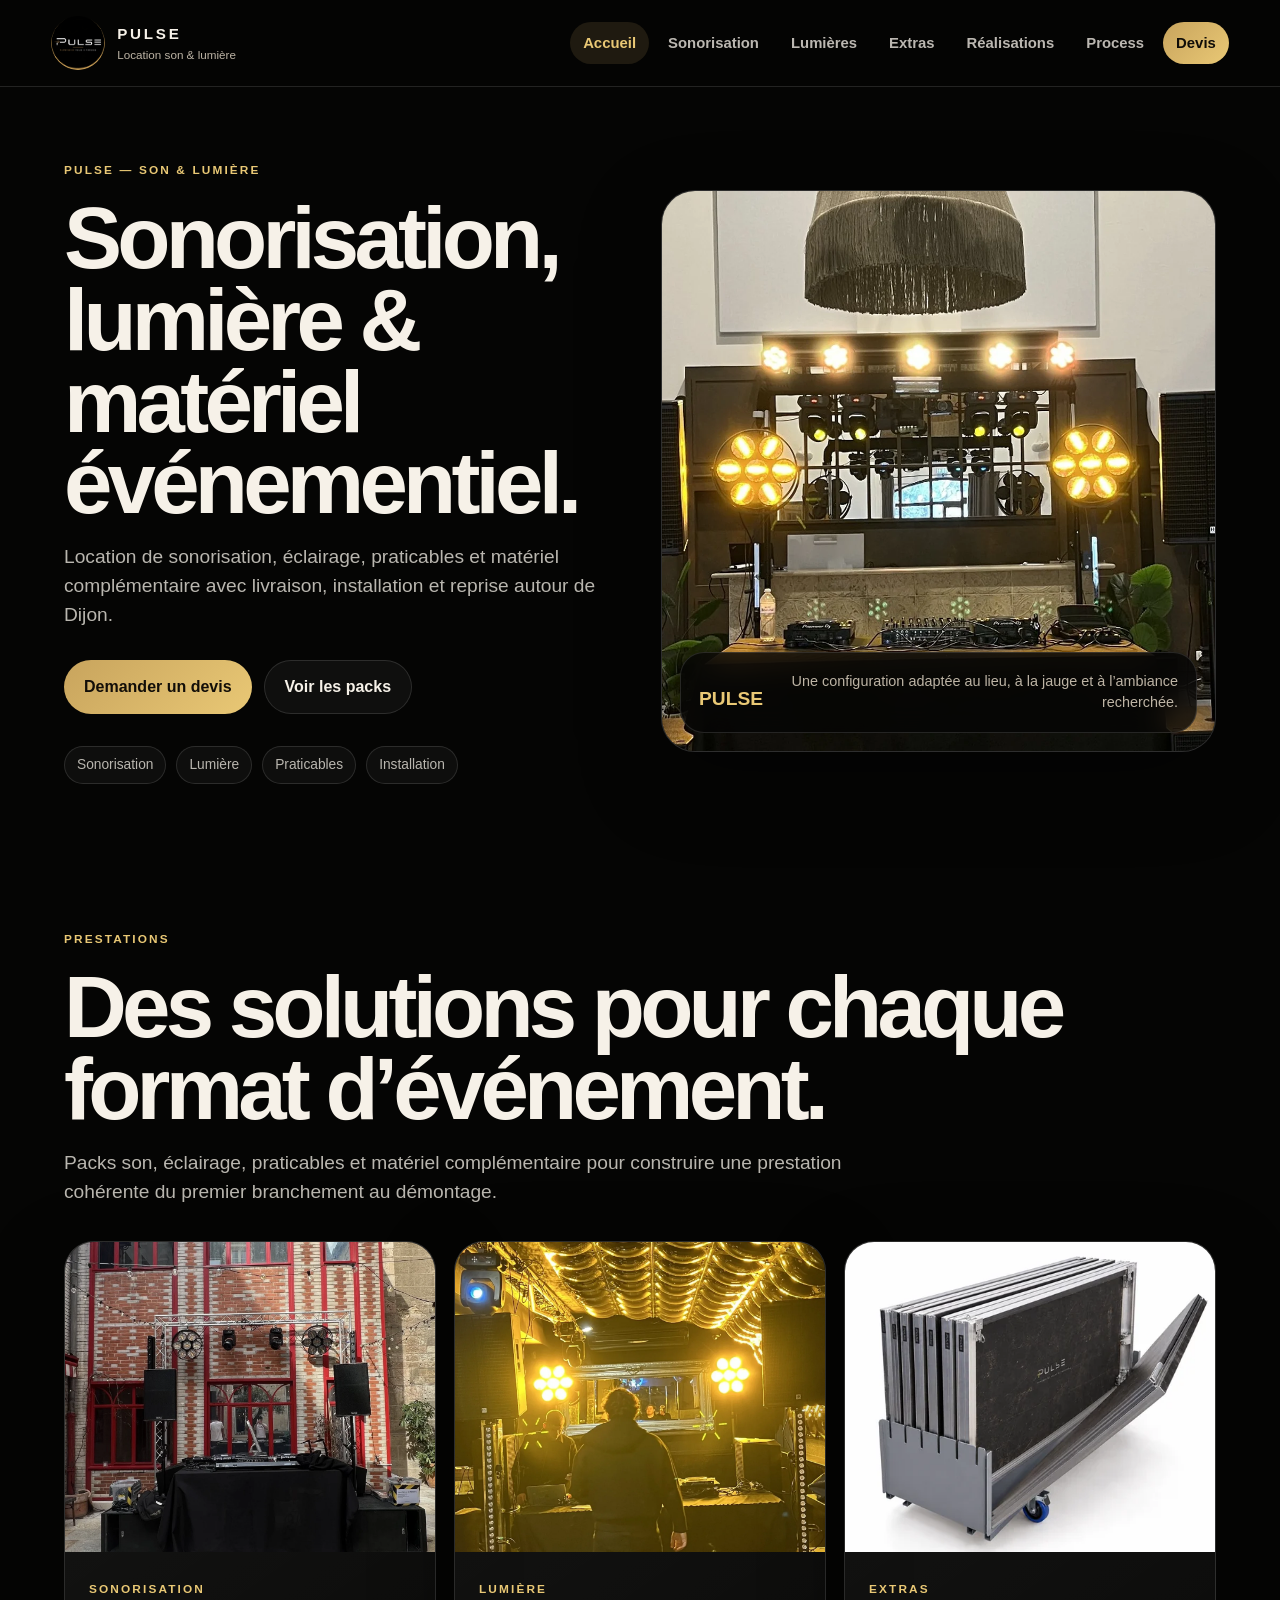
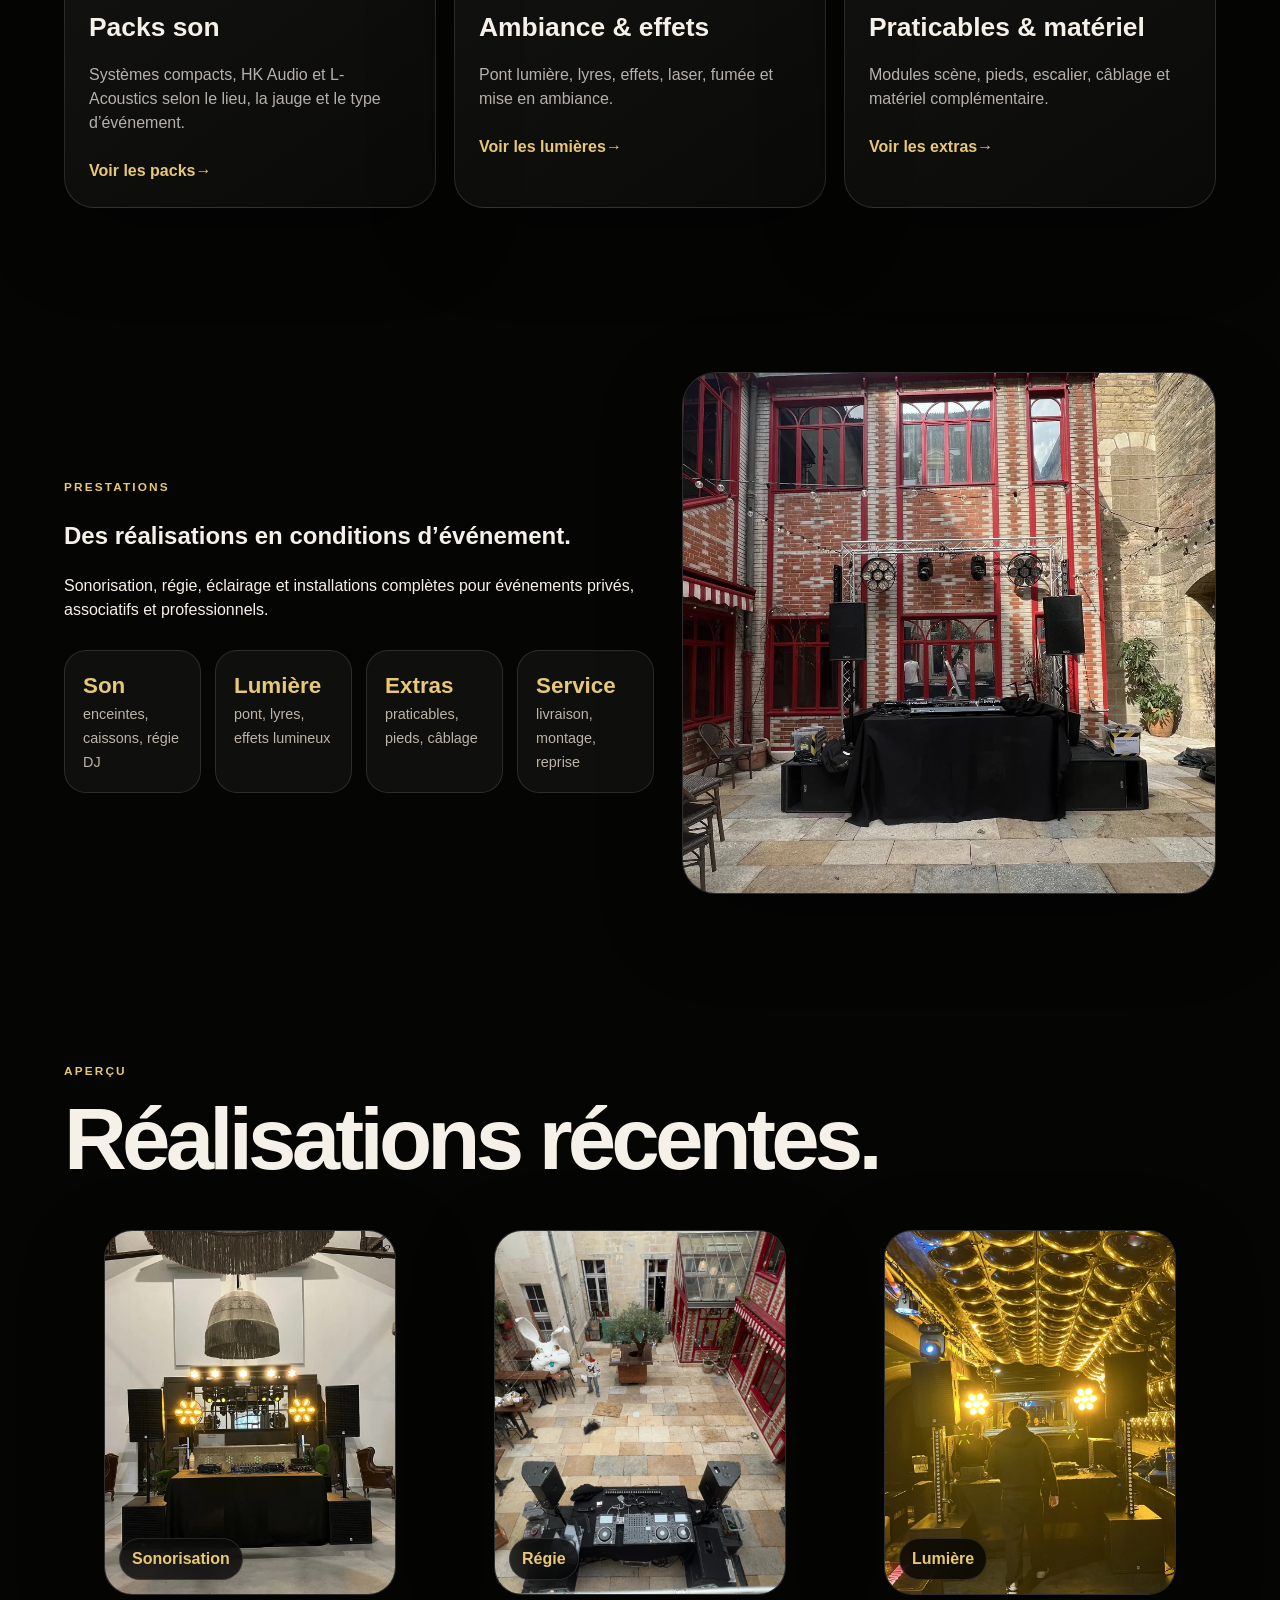
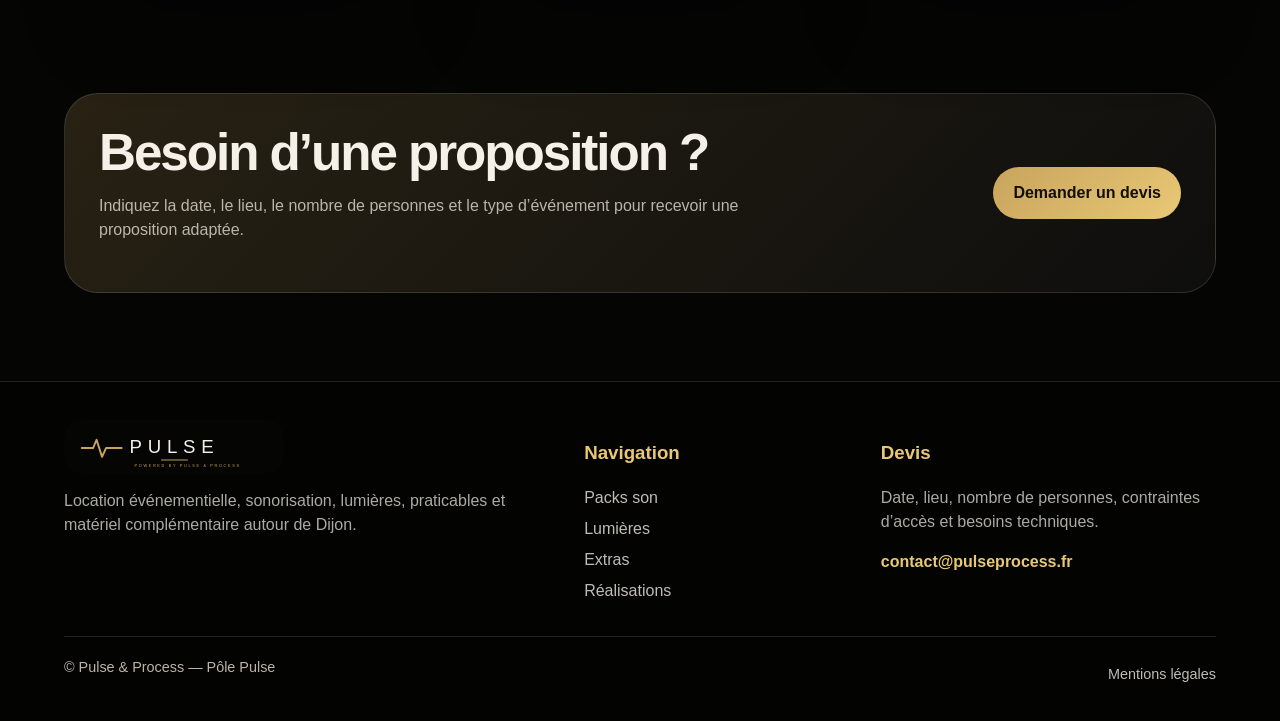
<file: index.html>
<!doctype html>
<html lang="fr"><head><meta charset="utf-8"><meta name="viewport" content="width=device-width, initial-scale=1"><title>Pulse — Location son, lumière et praticables à Dijon</title><meta name="description" content="Location de sonorisation, lumières, praticables et matériel événementiel autour de Dijon."><link rel="icon" href="favicon.png"><link rel="stylesheet" href="styles.css"></head><body><header class="site-header"><a class="brand" href="index.html"><img src="pulse-logo-circle.png" alt="Logo Pulse"><span><strong>PULSE</strong><small>Location son & lumière</small></span></a><button class="menu-btn" type="button" aria-label="Menu" data-menu-button><span></span><span></span></button><nav class="main-nav" data-menu><a class="active" href="index.html">Accueil</a><a class="" href="sonorisation.html">Sonorisation</a><a class="" href="lumieres.html">Lumières</a><a class="" href="extras.html">Extras</a><a class="" href="realisations.html">Réalisations</a><a class="" href="process.html">Process</a><a class="" href="contact.html">Devis</a></nav></header>
<main><section class="hero"><div class="hero-copy reveal"><span class="eyebrow">Pulse — son & lumière</span><h1>Sonorisation, lumière & matériel événementiel.</h1><p>Location de sonorisation, éclairage, praticables et matériel complémentaire avec livraison, installation et reprise autour de Dijon.</p><div class="hero-actions"><a class="btn primary" href="contact.html">Demander un devis</a><a class="btn ghost" href="sonorisation.html">Voir les packs</a></div><div class="trust"><span>Sonorisation</span><span>Lumière</span><span>Praticables</span><span>Installation</span></div></div><div class="hero-media reveal delay"><img src="hero-real.webp" alt="Installation Pulse en salle"><div class="hero-badge"><strong>PULSE</strong><span>Une configuration adaptée au lieu, à la jauge et à l’ambiance recherchée.</span></div></div></section>
<section class="section"><div class="section-title reveal"><span class="eyebrow">Prestations</span><h2>Des solutions pour chaque format d’événement.</h2><p>Packs son, éclairage, praticables et matériel complémentaire pour construire une prestation cohérente du premier branchement au démontage.</p></div><div class="cards-3"><article class="service-card reveal"><img src="hero-cour.webp" alt="Sonorisation"><div><span class="tag">Sonorisation</span><h3>Packs son</h3><p>Systèmes compacts, HK Audio et L-Acoustics selon le lieu, la jauge et le type d’événement.</p><a class="text-link" href="sonorisation.html">Voir les packs</a></div></article><article class="service-card reveal"><img src="hero-light.webp" alt="Lumières"><div><span class="tag">Lumière</span><h3>Ambiance & effets</h3><p>Pont lumière, lyres, effets, laser, fumée et mise en ambiance.</p><a class="text-link" href="lumieres.html">Voir les lumières</a></div></article><article class="service-card reveal"><img src="praticables.webp" alt="Praticables"><div><span class="tag">Extras</span><h3>Praticables & matériel</h3><p>Modules scène, pieds, escalier, câblage et matériel complémentaire.</p><a class="text-link" href="extras.html">Voir les extras</a></div></article></div></section>
<section class="section split"><div class="reveal"><span class="eyebrow">Prestations</span><h2>Des réalisations en conditions d’événement.</h2><p>Sonorisation, régie, éclairage et installations complètes pour événements privés, associatifs et professionnels.</p><div class="kpis"><div><strong>Son</strong><span>enceintes, caissons, régie DJ</span></div><div><strong>Lumière</strong><span>pont, lyres, effets lumineux</span></div><div><strong>Extras</strong><span>praticables, pieds, câblage</span></div><div><strong>Service</strong><span>livraison, montage, reprise</span></div></div></div><div class="split-media reveal delay"><img src="real-cour-front.webp" alt="Installation événementielle"></div></section>
<section class="section"><div class="section-title reveal"><span class="eyebrow">Aperçu</span><h2>Réalisations récentes.</h2></div><div class="gallery-grid"><figure class="gallery-card reveal"><img src="real-clos-front.webp" alt="Sonorisation"><figcaption>Sonorisation</figcaption></figure><figure class="gallery-card reveal"><img src="real-cour-regie.webp" alt="Régie"><figcaption>Régie</figcaption></figure><figure class="gallery-card reveal"><img src="real-club-gold.webp" alt="Lumière"><figcaption>Lumière</figcaption></figure></div></section><section class="cta-band reveal"><div><h2>Besoin d’une proposition ?</h2><p>Indiquez la date, le lieu, le nombre de personnes et le type d’événement pour recevoir une proposition adaptée.</p></div><a class="btn primary" href="contact.html">Demander un devis</a></section></main><footer class="site-footer"><div class="footer-grid"><div><img src="pulse-wordmark.svg" class="footer-logo" alt="PULSE"><p>Location événementielle, sonorisation, lumières, praticables et matériel complémentaire autour de Dijon.</p></div><div><h3>Navigation</h3><a href="sonorisation.html">Packs son</a><a href="lumieres.html">Lumières</a><a href="extras.html">Extras</a><a href="realisations.html">Réalisations</a></div><div><h3>Devis</h3><p>Date, lieu, nombre de personnes, contraintes d’accès et besoins techniques.</p><a class="footer-mail" href="mailto:contact@pulseprocess.fr">contact@pulseprocess.fr</a></div></div><div class="footer-bottom"><span>© Pulse & Process — Pôle Pulse</span><a href="mentions-legales.html">Mentions légales</a></div></footer><script src="script.js"></script></body></html>
</file>
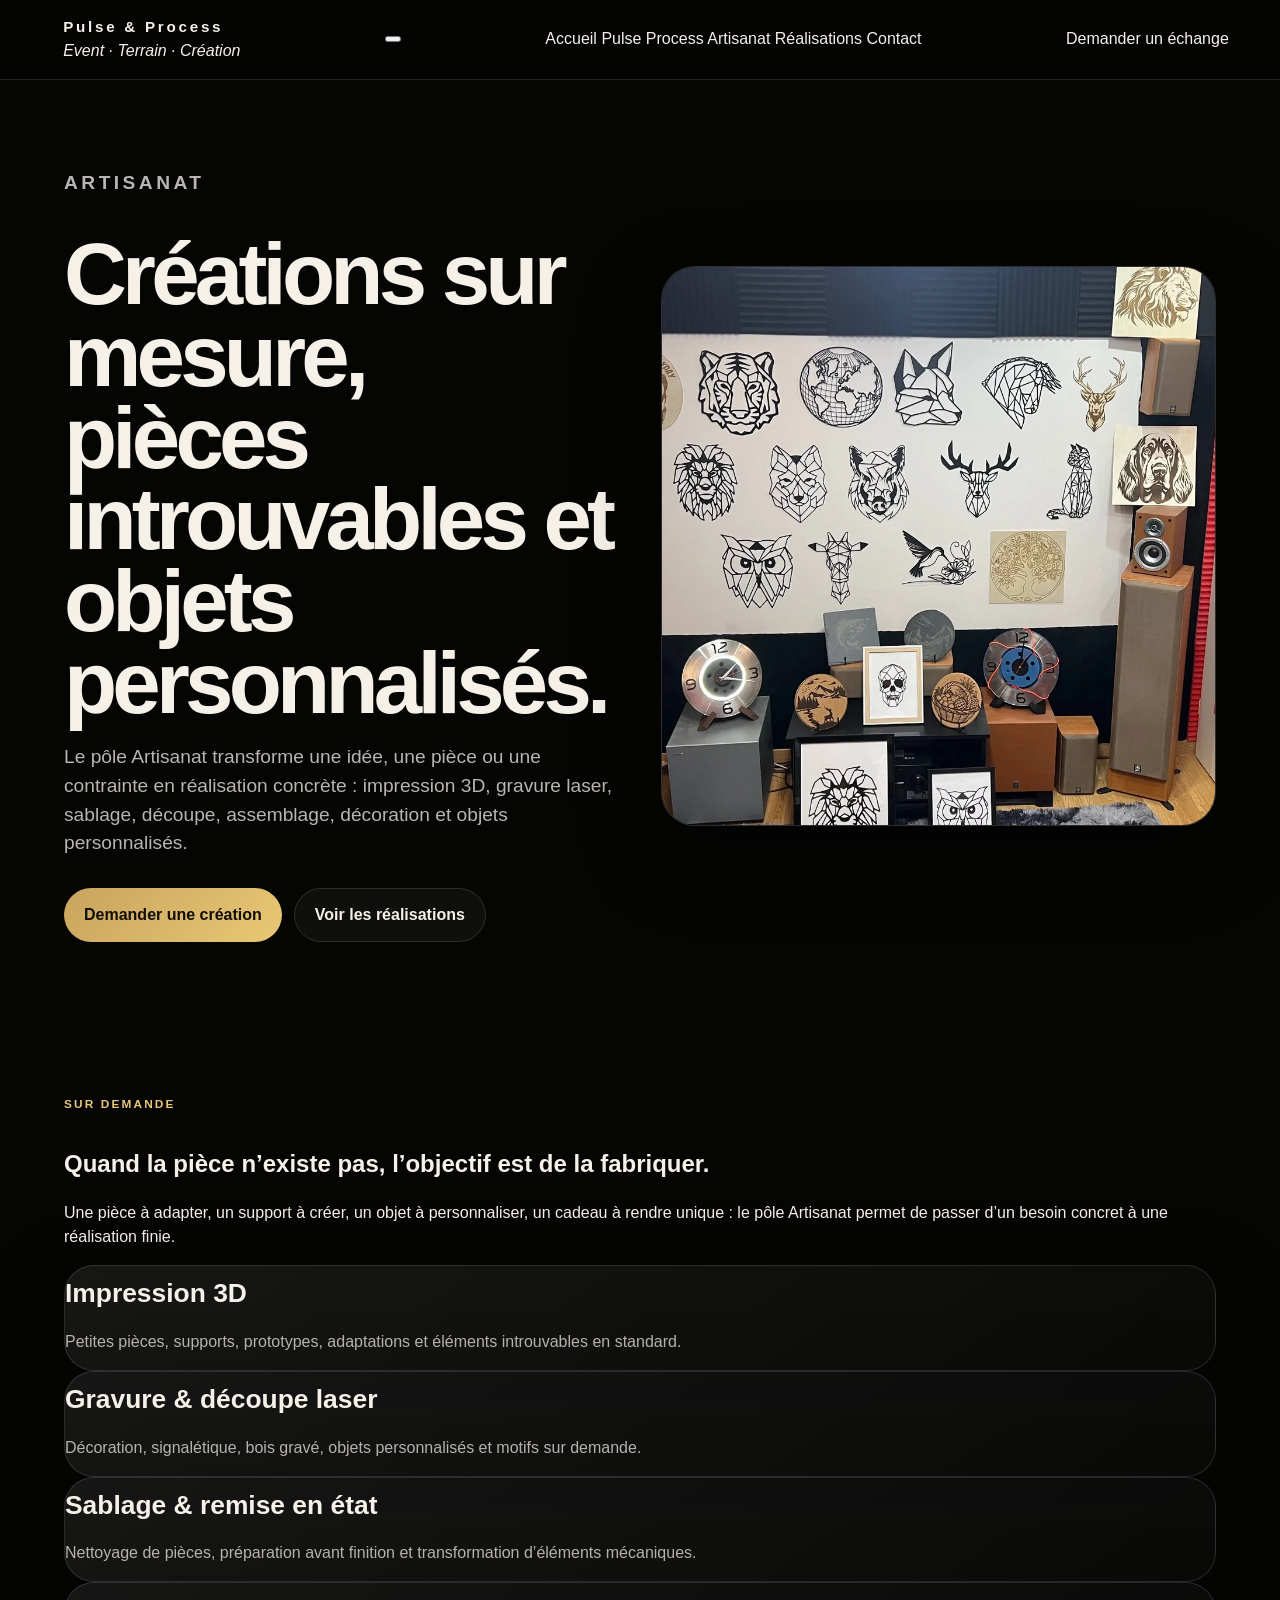
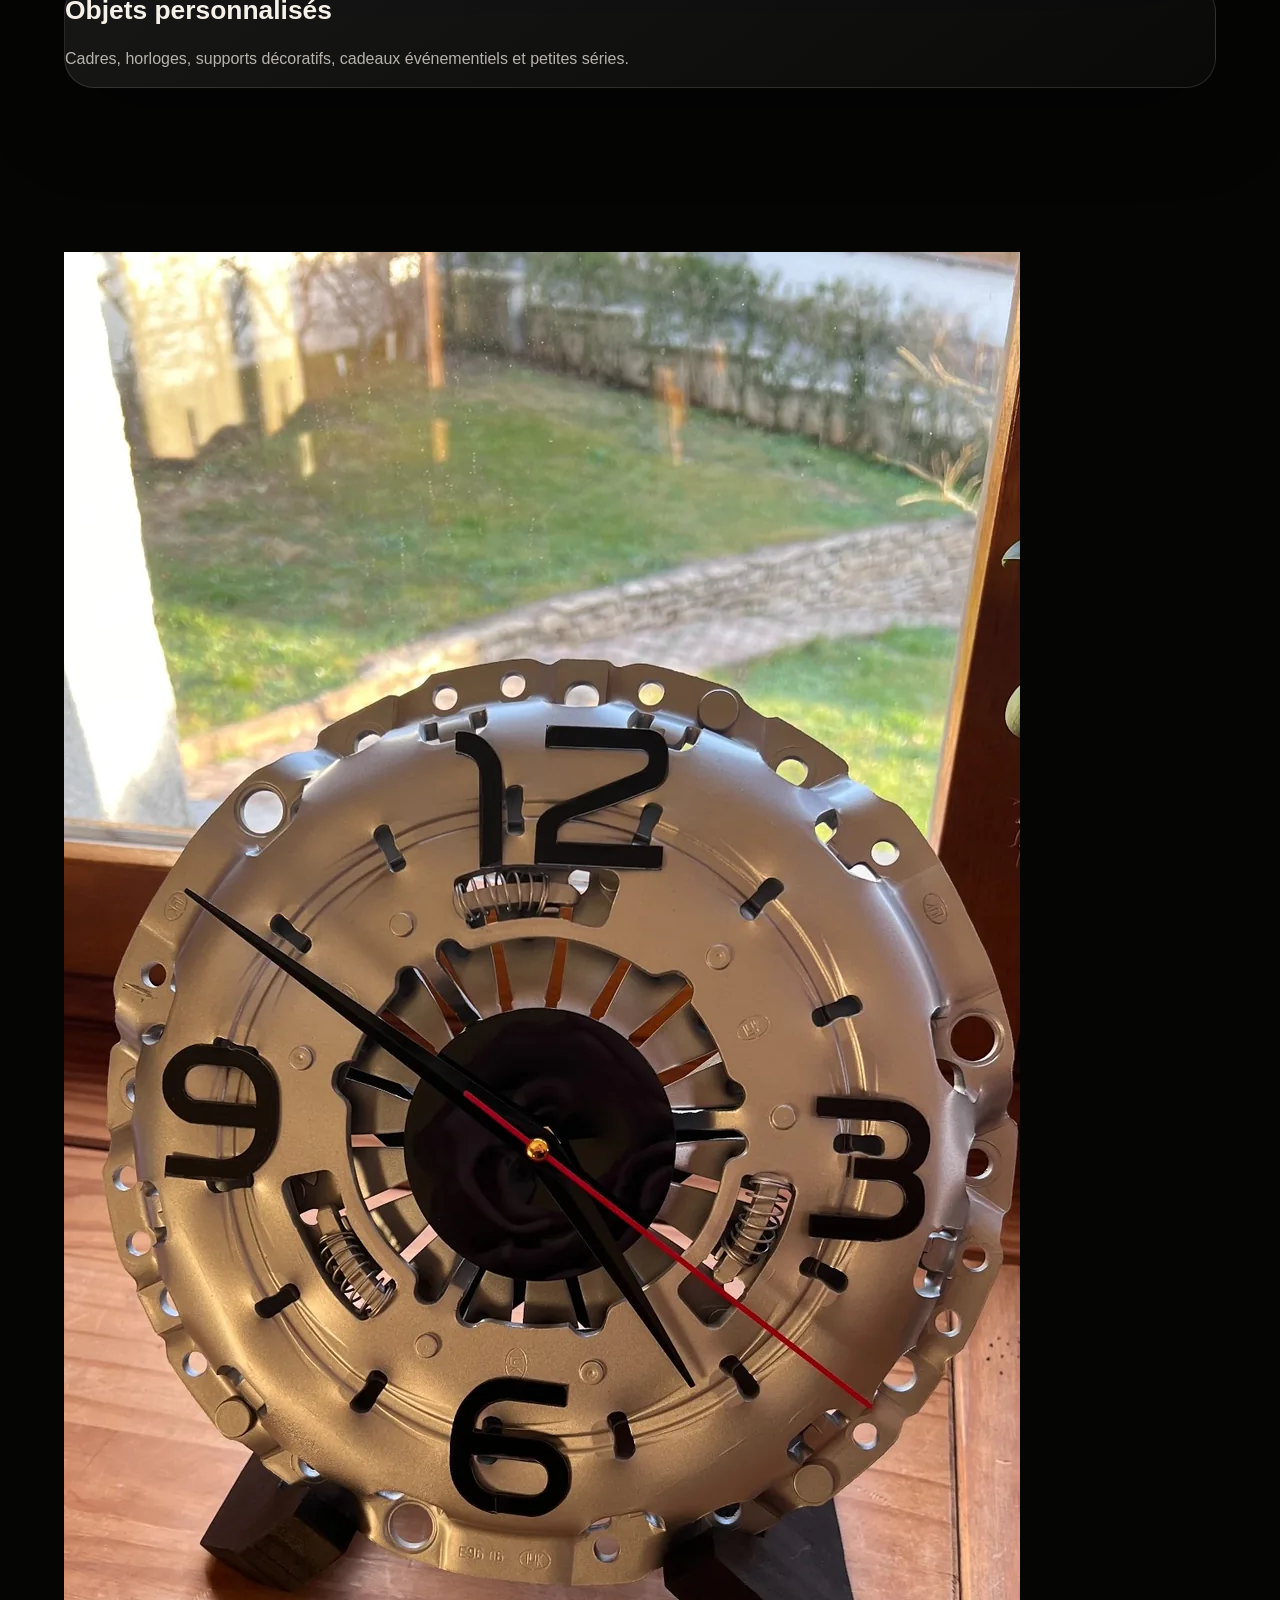
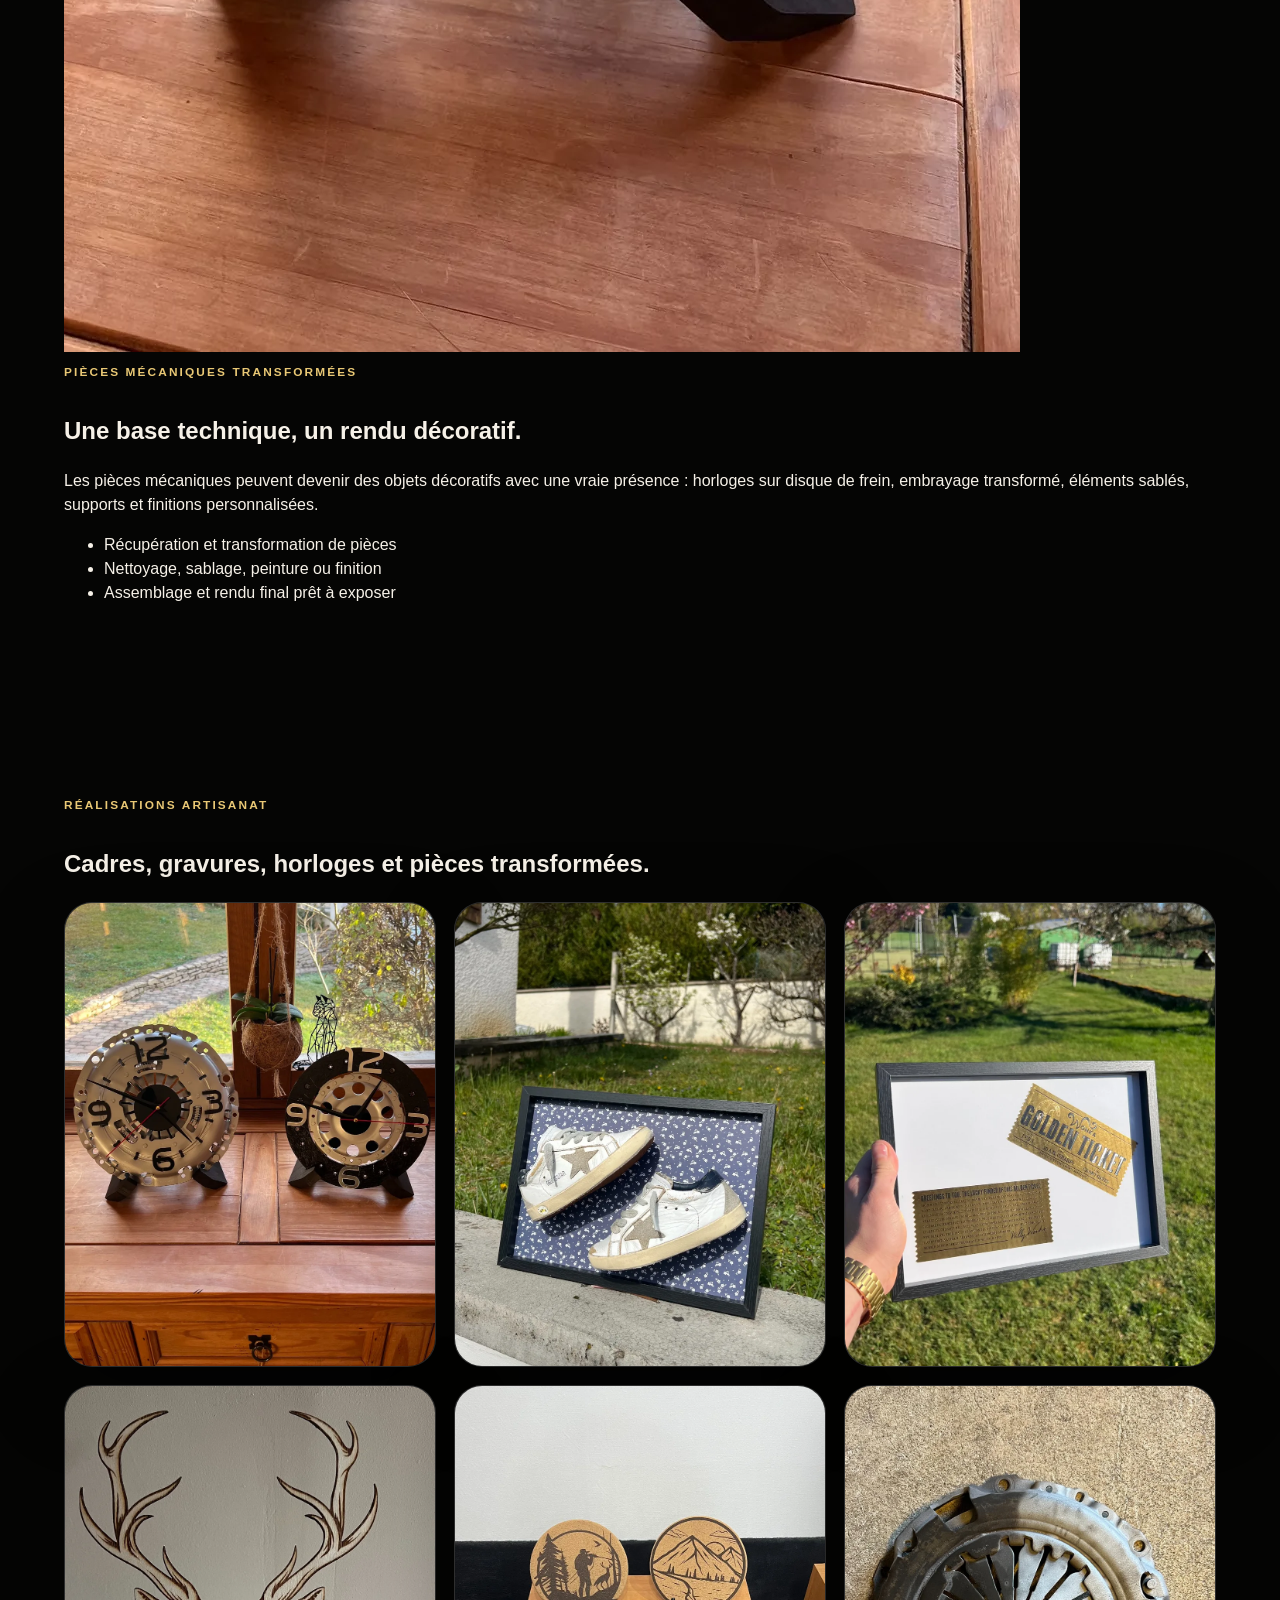
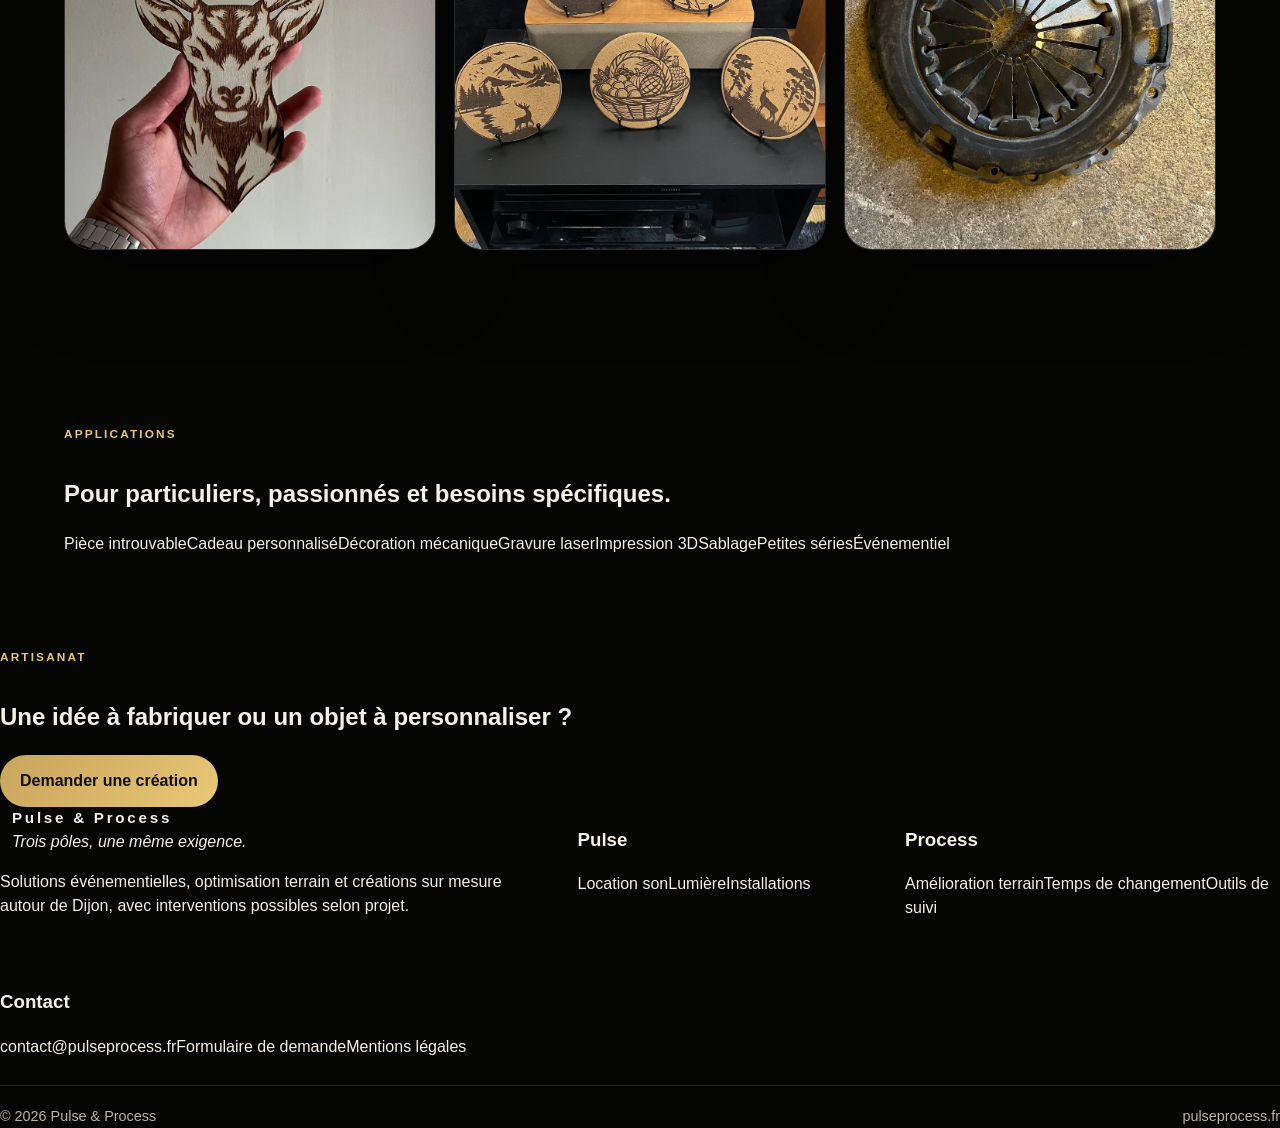
<file: artisanat.html>
<!doctype html>
<html lang="fr">
<head>
  <meta charset="utf-8">
  <meta name="viewport" content="width=device-width, initial-scale=1">
  <title>Artisanat — Créations sur mesure, impression 3D, gravure laser et horloges</title>
  <meta name="description" content="Le pôle Artisanat de Pulse & Process réalise des créations sur mesure, cadres personnalisés, horloges mécaniques, gravure laser, impression 3D et pièces introuvables.">
  <meta property="og:title" content="Artisanat — Créations sur mesure, impression 3D, gravure laser et horloges">
  <meta property="og:description" content="Le pôle Artisanat de Pulse & Process réalise des créations sur mesure, cadres personnalisés, horloges mécaniques, gravure laser, impression 3D et pièces introuvables.">
  <meta property="og:type" content="website">
  <meta property="og:url" content="https://pulseprocess.fr">
  <meta name="theme-color" content="#05070b">
  <link rel="preload" href="styles.css" as="style">
  <link rel="stylesheet" href="styles.css">
</head>
<body>
  <header class="site-header" data-header>
  <a class="brand" href="index.html" aria-label="Retour à l’accueil Pulse & Process"><span class="brand-mark" aria-hidden="true"><svg viewBox="0 0 52 52" xmlns="http://www.w3.org/2000/svg"><rect x="2" y="2" width="48" height="48" rx="15" fill="currentColor" opacity=".12"/><path d="M12 31h7l3-12 5 24 4-17h9" fill="none" stroke="currentColor" stroke-width="3" stroke-linecap="round" stroke-linejoin="round"/><path d="M14 15h10c7 0 11 4 11 10s-4 10-11 10h-6" fill="none" stroke="currentColor" stroke-width="4" stroke-linecap="round"/></svg></span><span><strong>Pulse &amp; Process</strong><em>Event · Terrain · Création</em></span></a>
  <button class="menu-toggle" type="button" aria-label="Ouvrir le menu" data-menu-toggle><span></span><span></span></button>
  <nav class="site-nav" data-nav><a class="nav-link " href="index.html">Accueil</a>
<a class="nav-link " href="pulse.html">Pulse</a>
<a class="nav-link " href="process.html">Process</a>
<a class="nav-link is-active" href="artisanat.html">Artisanat</a>
<a class="nav-link " href="realisations.html">Réalisations</a>
<a class="nav-link " href="contact.html">Contact</a></nav>
  <a class="header-cta" href="contact.html">Demander un échange</a>
</header>
  <main>
  
<section class="page-hero craft-theme">
  <div class="page-hero-text reveal"><p class="eyebrow">Artisanat</p><h1>Créations sur mesure, pièces introuvables et objets personnalisés.</h1><p>Le pôle Artisanat transforme une idée, une pièce ou une contrainte en réalisation concrète : impression 3D, gravure laser, sablage, découpe, assemblage, décoration et objets personnalisés.</p><div class="hero-actions"><a class="btn primary" href="contact.html">Demander une création</a><a class="btn ghost" href="#galerie-artisanat">Voir les réalisations</a></div></div>
  <div class="page-hero-media reveal delay-1"><img src="craft-hero.webp" alt="Mur de créations artisanales, horloges, gravures et décorations" loading="eager"></div>
</section>

<section class="section split-section">
  <div class="split-copy reveal"><p class="eyebrow">Sur demande</p><h2>Quand la pièce n’existe pas, l’objectif est de la fabriquer.</h2><p>Une pièce à adapter, un support à créer, un objet à personnaliser, un cadeau à rendre unique : le pôle Artisanat permet de passer d’un besoin concret à une réalisation finie.</p></div>
  <div class="service-grid reveal delay-1">
    <div class="service-card"><h3>Impression 3D</h3><p>Petites pièces, supports, prototypes, adaptations et éléments introuvables en standard.</p></div>
    <div class="service-card"><h3>Gravure & découpe laser</h3><p>Décoration, signalétique, bois gravé, objets personnalisés et motifs sur demande.</p></div>
    <div class="service-card"><h3>Sablage & remise en état</h3><p>Nettoyage de pièces, préparation avant finition et transformation d’éléments mécaniques.</p></div>
    <div class="service-card"><h3>Objets personnalisés</h3><p>Cadres, horloges, supports décoratifs, cadeaux événementiels et petites séries.</p></div>
  </div>
</section>

<section class="section media-feature">
  <div class="feature-video reveal"><video src="craft-disc-loop.mp4" autoplay muted loop playsinline poster="craft-clock-disc-blue.webp"></video></div>
  <div class="feature-copy reveal delay-1"><p class="eyebrow">Pièces mécaniques transformées</p><h2>Une base technique, un rendu décoratif.</h2><p>Les pièces mécaniques peuvent devenir des objets décoratifs avec une vraie présence : horloges sur disque de frein, embrayage transformé, éléments sablés, supports et finitions personnalisées.</p><ul class="check-list"><li>Récupération et transformation de pièces</li><li>Nettoyage, sablage, peinture ou finition</li><li>Assemblage et rendu final prêt à exposer</li></ul></div>
</section>

<section class="section" id="galerie-artisanat">
  <div class="section-heading reveal"><p class="eyebrow">Réalisations Artisanat</p><h2>Cadres, gravures, horloges et pièces transformées.</h2></div>
  <div class="gallery-grid craft-gallery">
    <article class="gallery-card large reveal"><img src="craft-clock-clutch-gold.webp" alt="Horloge réalisée à partir d’un mécanisme d’embrayage"><div><span>Horloge mécanique</span><h3>Embrayage transformé en objet décoratif</h3></div></article>
    <article class="gallery-card reveal"><img src="craft-cadre-golden-goose.webp" alt="Cadre personnalisé avec une paire de sneakers"><div><span>Cadre personnalisé</span><h3>Sneakers mises en valeur</h3></div></article>
    <article class="gallery-card reveal"><img src="craft-golden-ticket.webp" alt="Ticket doré encadré"><div><span>Cadeau</span><h3>Ticket d’or encadré</h3></div></article>
    <article class="gallery-card reveal"><img src="craft-laser-deer.webp" alt="Cerf découpé et gravé au laser"><div><span>Laser</span><h3>Découpe et gravure bois</h3></div></article>
    <article class="gallery-card reveal"><img src="craft-coasters.webp" alt="Dessous de plat gravés"><div><span>Gravure</span><h3>Dessous de plat décoratifs</h3></div></article>
    <article class="gallery-card reveal"><img src="craft-sablage-before-after.webp" alt="Comparaison avant après nettoyage par sablage"><div><span>Sablage</span><h3>Avant / après nettoyage de pièce</h3></div></article>
  </div>
</section>

<section class="section dark-band"><div class="band-grid reveal"><div><p class="eyebrow">Applications</p><h2>Pour particuliers, passionnés et besoins spécifiques.</h2></div><div class="chips"><span>Pièce introuvable</span><span>Cadeau personnalisé</span><span>Décoration mécanique</span><span>Gravure laser</span><span>Impression 3D</span><span>Sablage</span><span>Petites séries</span><span>Événementiel</span></div></div></section>

<section class="cta-section reveal"><p class="eyebrow">Artisanat</p><h2>Une idée à fabriquer ou un objet à personnaliser ?</h2><a class="btn primary" href="contact.html">Demander une création</a></section>

  </main>
  <footer class="footer">
  <div class="footer-grid">
    <div><a class="brand footer-brand" href="index.html"><span class="brand-mark" aria-hidden="true"><svg viewBox="0 0 52 52" xmlns="http://www.w3.org/2000/svg"><rect x="2" y="2" width="48" height="48" rx="15" fill="currentColor" opacity=".12"/><path d="M12 31h7l3-12 5 24 4-17h9" fill="none" stroke="currentColor" stroke-width="3" stroke-linecap="round" stroke-linejoin="round"/><path d="M14 15h10c7 0 11 4 11 10s-4 10-11 10h-6" fill="none" stroke="currentColor" stroke-width="4" stroke-linecap="round"/></svg></span><span><strong>Pulse &amp; Process</strong><em>Trois pôles, une même exigence.</em></span></a><p>Solutions événementielles, optimisation terrain et créations sur mesure autour de Dijon, avec interventions possibles selon projet.</p></div>
    <div><h3>Pulse</h3><a href="pulse.html#location">Location son</a><a href="pulse.html#lumiere">Lumière</a><a href="pulse.html#installations">Installations</a></div>
    <div><h3>Process</h3><a href="process.html#terrain">Amélioration terrain</a><a href="process.html#changements">Temps de changement</a><a href="process.html#outils">Outils de suivi</a></div>
    <div><h3>Contact</h3><a href="mailto:contact@pulseprocess.fr">contact@pulseprocess.fr</a><a href="contact.html">Formulaire de demande</a><a href="mentions-legales.html">Mentions légales</a></div>
  </div>
  <div class="footer-bottom"><span>© 2026 Pulse &amp; Process</span><span>pulseprocess.fr</span></div>
</footer>
  <script src="script.js" defer></script>
</body>
</html>
</file>
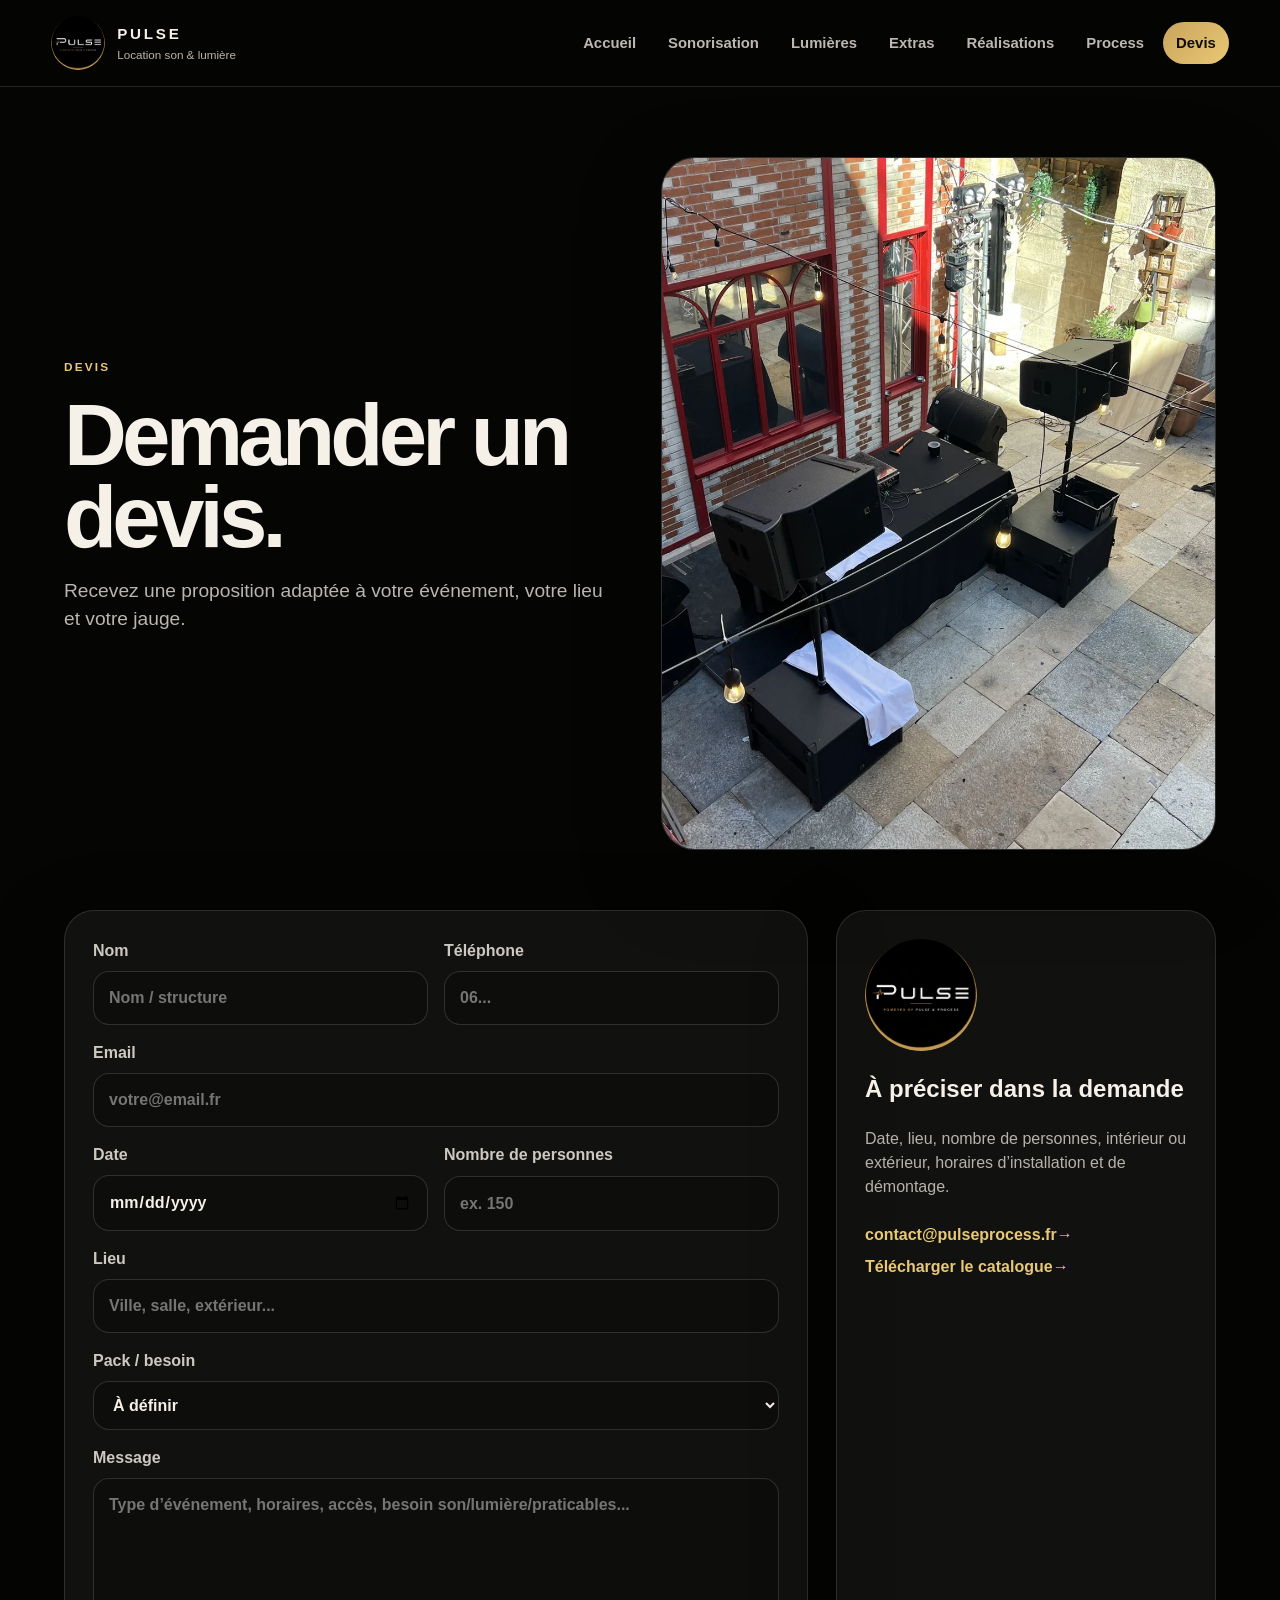
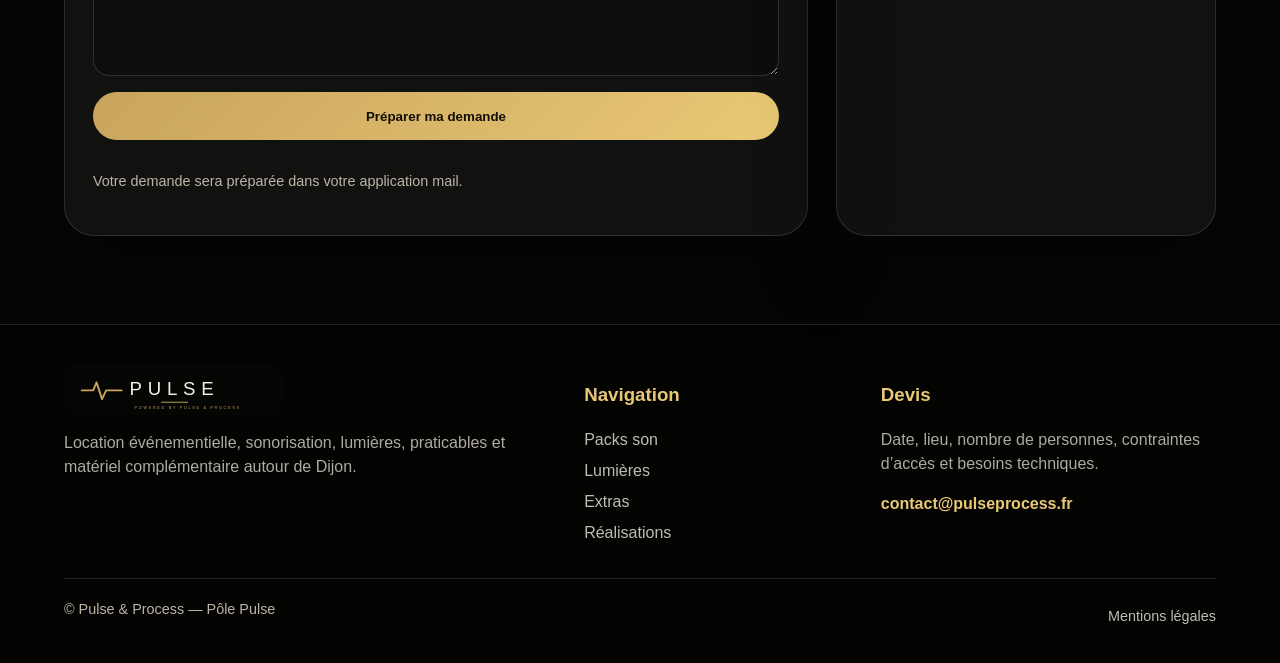
<file: contact.html>
<!doctype html>
<html lang="fr"><head><meta charset="utf-8"><meta name="viewport" content="width=device-width, initial-scale=1"><title>Demande de devis — Pulse</title><meta name="description" content="Demande de devis pour location de sonorisation, lumières, praticables et matériel événementiel."><link rel="icon" href="favicon.png"><link rel="stylesheet" href="styles.css"></head><body><header class="site-header"><a class="brand" href="index.html"><img src="pulse-logo-circle.png" alt="Logo Pulse"><span><strong>PULSE</strong><small>Location son & lumière</small></span></a><button class="menu-btn" type="button" aria-label="Menu" data-menu-button><span></span><span></span></button><nav class="main-nav" data-menu><a class="" href="index.html">Accueil</a><a class="" href="sonorisation.html">Sonorisation</a><a class="" href="lumieres.html">Lumières</a><a class="" href="extras.html">Extras</a><a class="" href="realisations.html">Réalisations</a><a class="" href="process.html">Process</a><a class="active" href="contact.html">Devis</a></nav></header><main><section class="page-hero"><div class="reveal"><span class="eyebrow">Devis</span><h1>Demander un devis.</h1><p>Recevez une proposition adaptée à votre événement, votre lieu et votre jauge.</p></div><img src="real-cour-angle.webp" alt="Installation Pulse"></section><section class="contact-layout"><form class="contact-form" data-quote-form><div class="form-row"><label>Nom<input name="nom" required placeholder="Nom / structure"></label><label>Téléphone<input name="tel" placeholder="06..."></label></div><label>Email<input name="email" type="email" required placeholder="votre@email.fr"></label><div class="form-row"><label>Date<input name="date" type="date"></label><label>Nombre de personnes<input name="personnes" placeholder="ex. 150"></label></div><label>Lieu<input name="lieu" placeholder="Ville, salle, extérieur..."></label><label>Pack / besoin<select name="pack"><option value="">À définir</option><option>SONAR</option><option>LINEAR 5</option><option>2 SB18 + 2 A15</option><option>3 SB18 + 4 A15</option><option>Lumières</option><option>Praticables</option><option>Installation complète</option></select></label><label>Message<textarea name="message" rows="7" placeholder="Type d’événement, horaires, accès, besoin son/lumière/praticables..."></textarea></label><button class="btn primary" type="submit">Préparer ma demande</button><p class="small">Votre demande sera préparée dans votre application mail.</p></form><aside class="contact-box"><img src="pulse-logo-circle.png" alt="Logo Pulse"><h2>À préciser dans la demande</h2><p>Date, lieu, nombre de personnes, intérieur ou extérieur, horaires d’installation et de démontage.</p><a class="text-link" href="mailto:contact@pulseprocess.fr">contact@pulseprocess.fr</a><a class="text-link" href="catalogue-pulse-2027.pdf" download>Télécharger le catalogue</a></aside></section></main><footer class="site-footer"><div class="footer-grid"><div><img src="pulse-wordmark.svg" class="footer-logo" alt="PULSE"><p>Location événementielle, sonorisation, lumières, praticables et matériel complémentaire autour de Dijon.</p></div><div><h3>Navigation</h3><a href="sonorisation.html">Packs son</a><a href="lumieres.html">Lumières</a><a href="extras.html">Extras</a><a href="realisations.html">Réalisations</a></div><div><h3>Devis</h3><p>Date, lieu, nombre de personnes, contraintes d’accès et besoins techniques.</p><a class="footer-mail" href="mailto:contact@pulseprocess.fr">contact@pulseprocess.fr</a></div></div><div class="footer-bottom"><span>© Pulse & Process — Pôle Pulse</span><a href="mentions-legales.html">Mentions légales</a></div></footer><script src="script.js"></script></body></html>
</file>
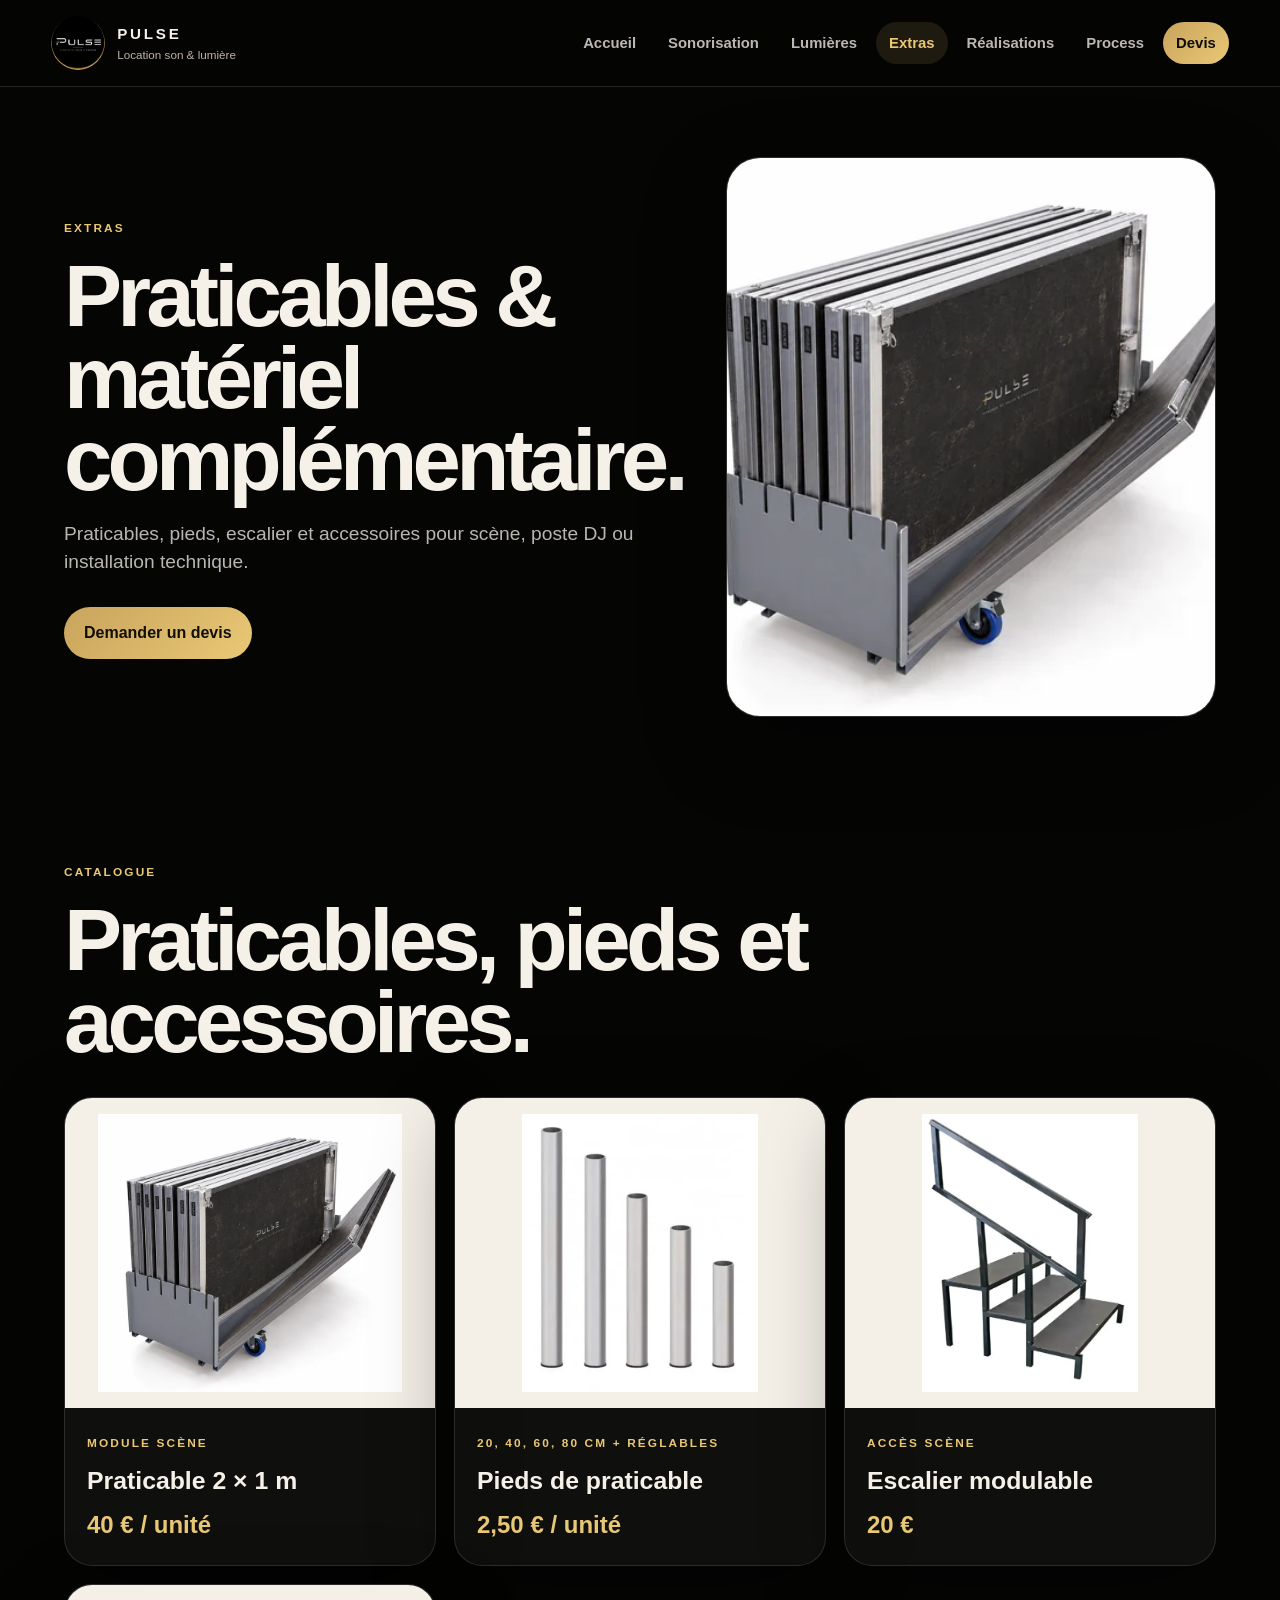
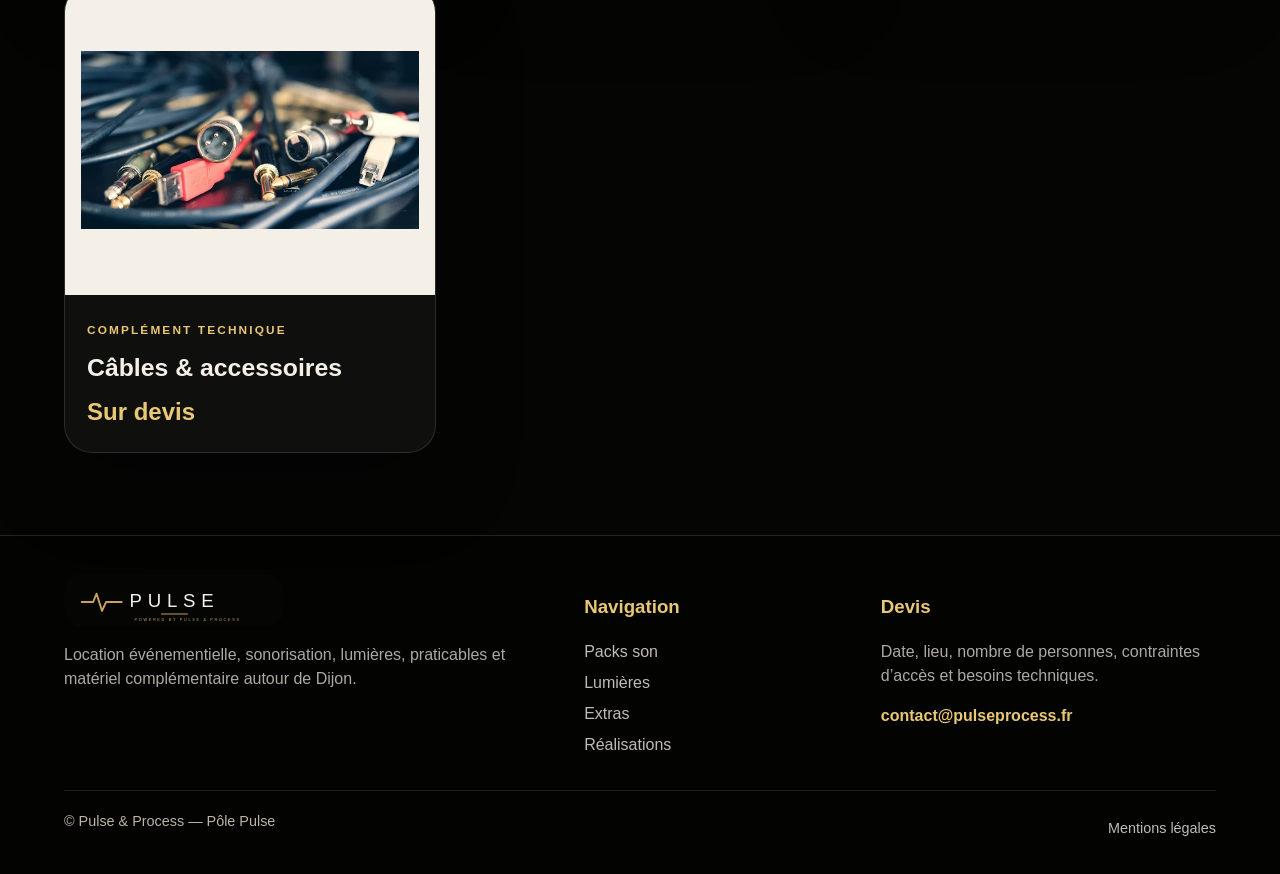
<file: extras.html>
<!doctype html>
<html lang="fr"><head><meta charset="utf-8"><meta name="viewport" content="width=device-width, initial-scale=1"><title>Extras — Pulse</title><meta name="description" content="Praticables, pieds, escalier et matériel complémentaire pour événements."><link rel="icon" href="favicon.png"><link rel="stylesheet" href="styles.css"></head><body><header class="site-header"><a class="brand" href="index.html"><img src="pulse-logo-circle.png" alt="Logo Pulse"><span><strong>PULSE</strong><small>Location son & lumière</small></span></a><button class="menu-btn" type="button" aria-label="Menu" data-menu-button><span></span><span></span></button><nav class="main-nav" data-menu><a class="" href="index.html">Accueil</a><a class="" href="sonorisation.html">Sonorisation</a><a class="" href="lumieres.html">Lumières</a><a class="active" href="extras.html">Extras</a><a class="" href="realisations.html">Réalisations</a><a class="" href="process.html">Process</a><a class="" href="contact.html">Devis</a></nav></header><main><section class="page-hero"><div class="reveal"><span class="eyebrow">Extras</span><h1>Praticables & matériel complémentaire.</h1><p>Praticables, pieds, escalier et accessoires pour scène, poste DJ ou installation technique.</p><div class="hero-actions"><a class="btn primary" href="contact.html">Demander un devis</a></div></div><img src="praticables.webp" alt="Praticables"></section><section class="section"><div class="section-title"><span class="eyebrow">Catalogue</span><h2>Praticables, pieds et accessoires.</h2></div><div class="mini-grid"><article class="mini-card reveal"><div class="mini-img"><img src="praticable.webp" alt="Praticable 2 × 1 m"></div><div><span class="tag">Module scène</span><h3>Praticable 2 × 1 m</h3><p class="mini-price">40 € / unité</p></div></article><article class="mini-card reveal"><div class="mini-img"><img src="pieds.webp" alt="Pieds de praticable"></div><div><span class="tag">20, 40, 60, 80 cm + réglables</span><h3>Pieds de praticable</h3><p class="mini-price">2,50 € / unité</p></div></article><article class="mini-card reveal"><div class="mini-img"><img src="escalier.webp" alt="Escalier modulable"></div><div><span class="tag">Accès scène</span><h3>Escalier modulable</h3><p class="mini-price">20 €</p></div></article><article class="mini-card reveal"><div class="mini-img"><img src="cable_materiel.webp" alt="Câbles & accessoires"></div><div><span class="tag">Complément technique</span><h3>Câbles & accessoires</h3><p class="mini-price">Sur devis</p></div></article></div></section></main><footer class="site-footer"><div class="footer-grid"><div><img src="pulse-wordmark.svg" class="footer-logo" alt="PULSE"><p>Location événementielle, sonorisation, lumières, praticables et matériel complémentaire autour de Dijon.</p></div><div><h3>Navigation</h3><a href="sonorisation.html">Packs son</a><a href="lumieres.html">Lumières</a><a href="extras.html">Extras</a><a href="realisations.html">Réalisations</a></div><div><h3>Devis</h3><p>Date, lieu, nombre de personnes, contraintes d’accès et besoins techniques.</p><a class="footer-mail" href="mailto:contact@pulseprocess.fr">contact@pulseprocess.fr</a></div></div><div class="footer-bottom"><span>© Pulse & Process — Pôle Pulse</span><a href="mentions-legales.html">Mentions légales</a></div></footer><script src="script.js"></script></body></html>
</file>
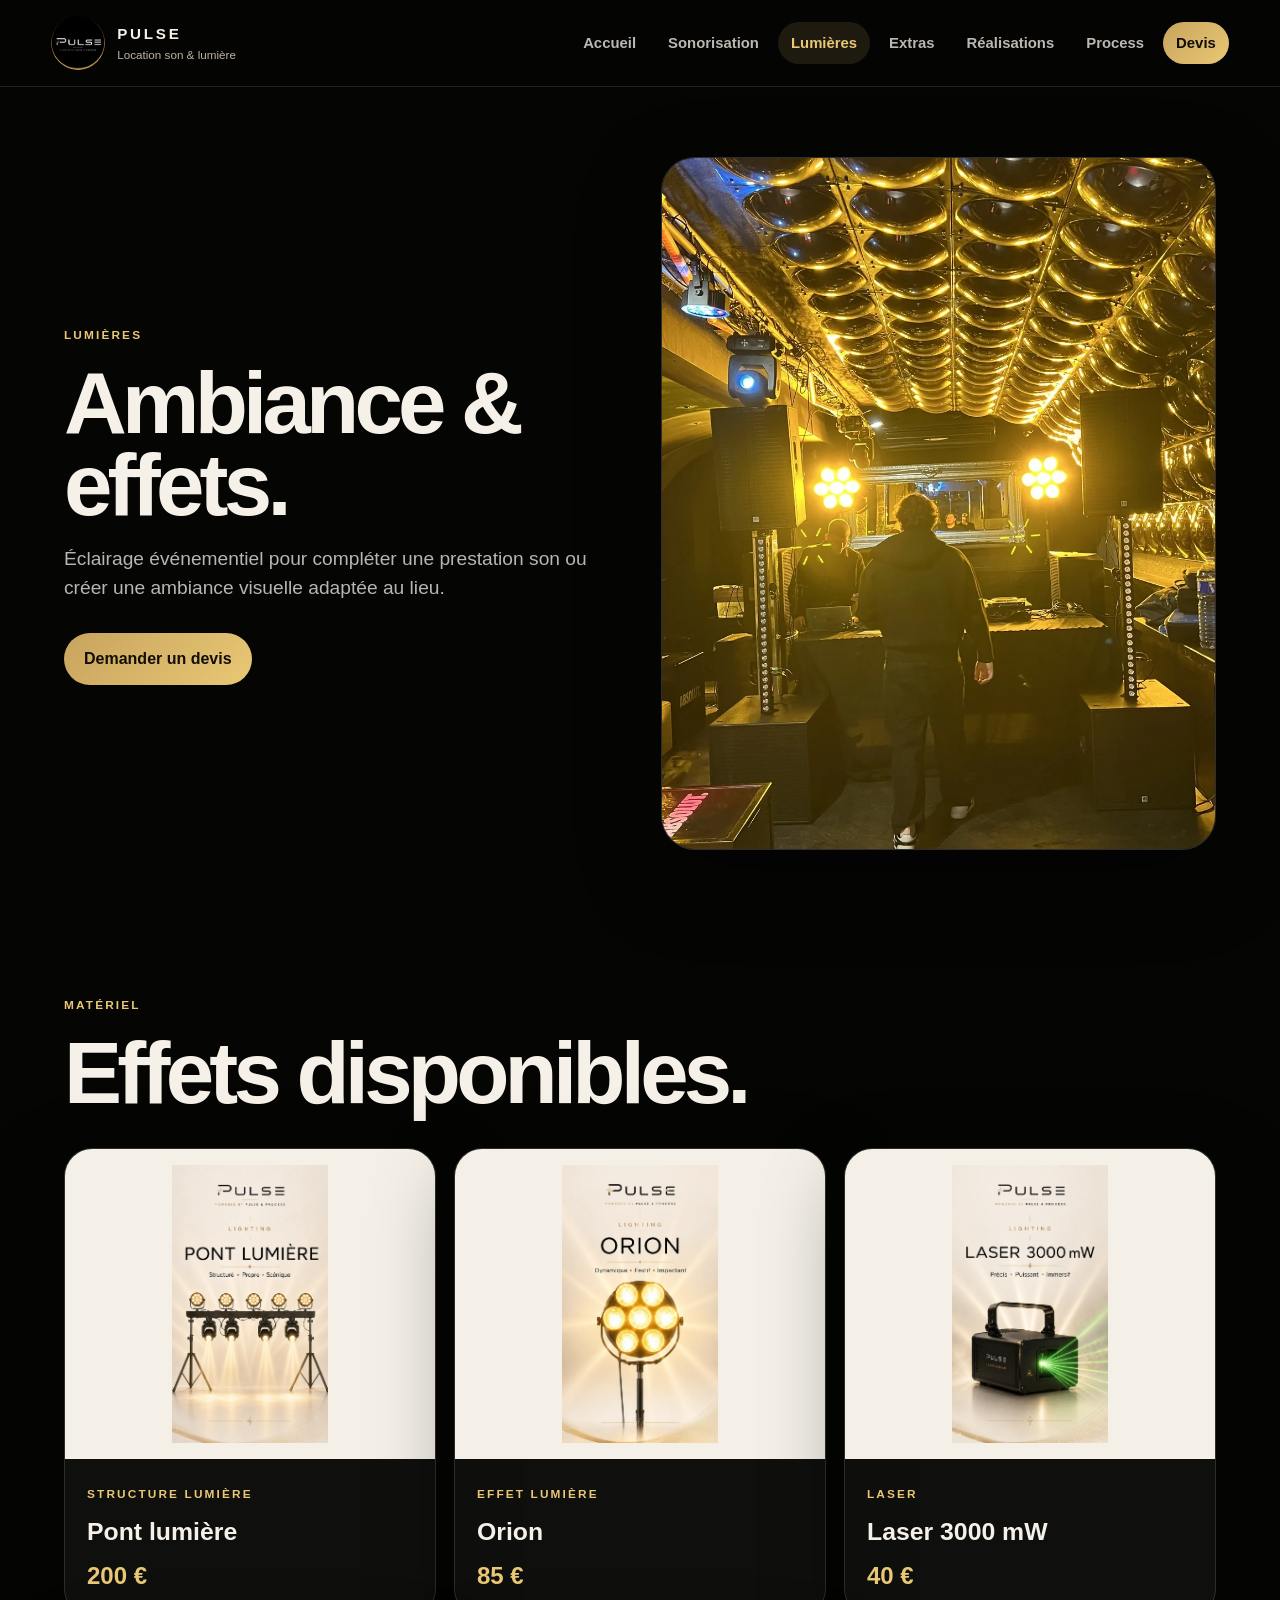
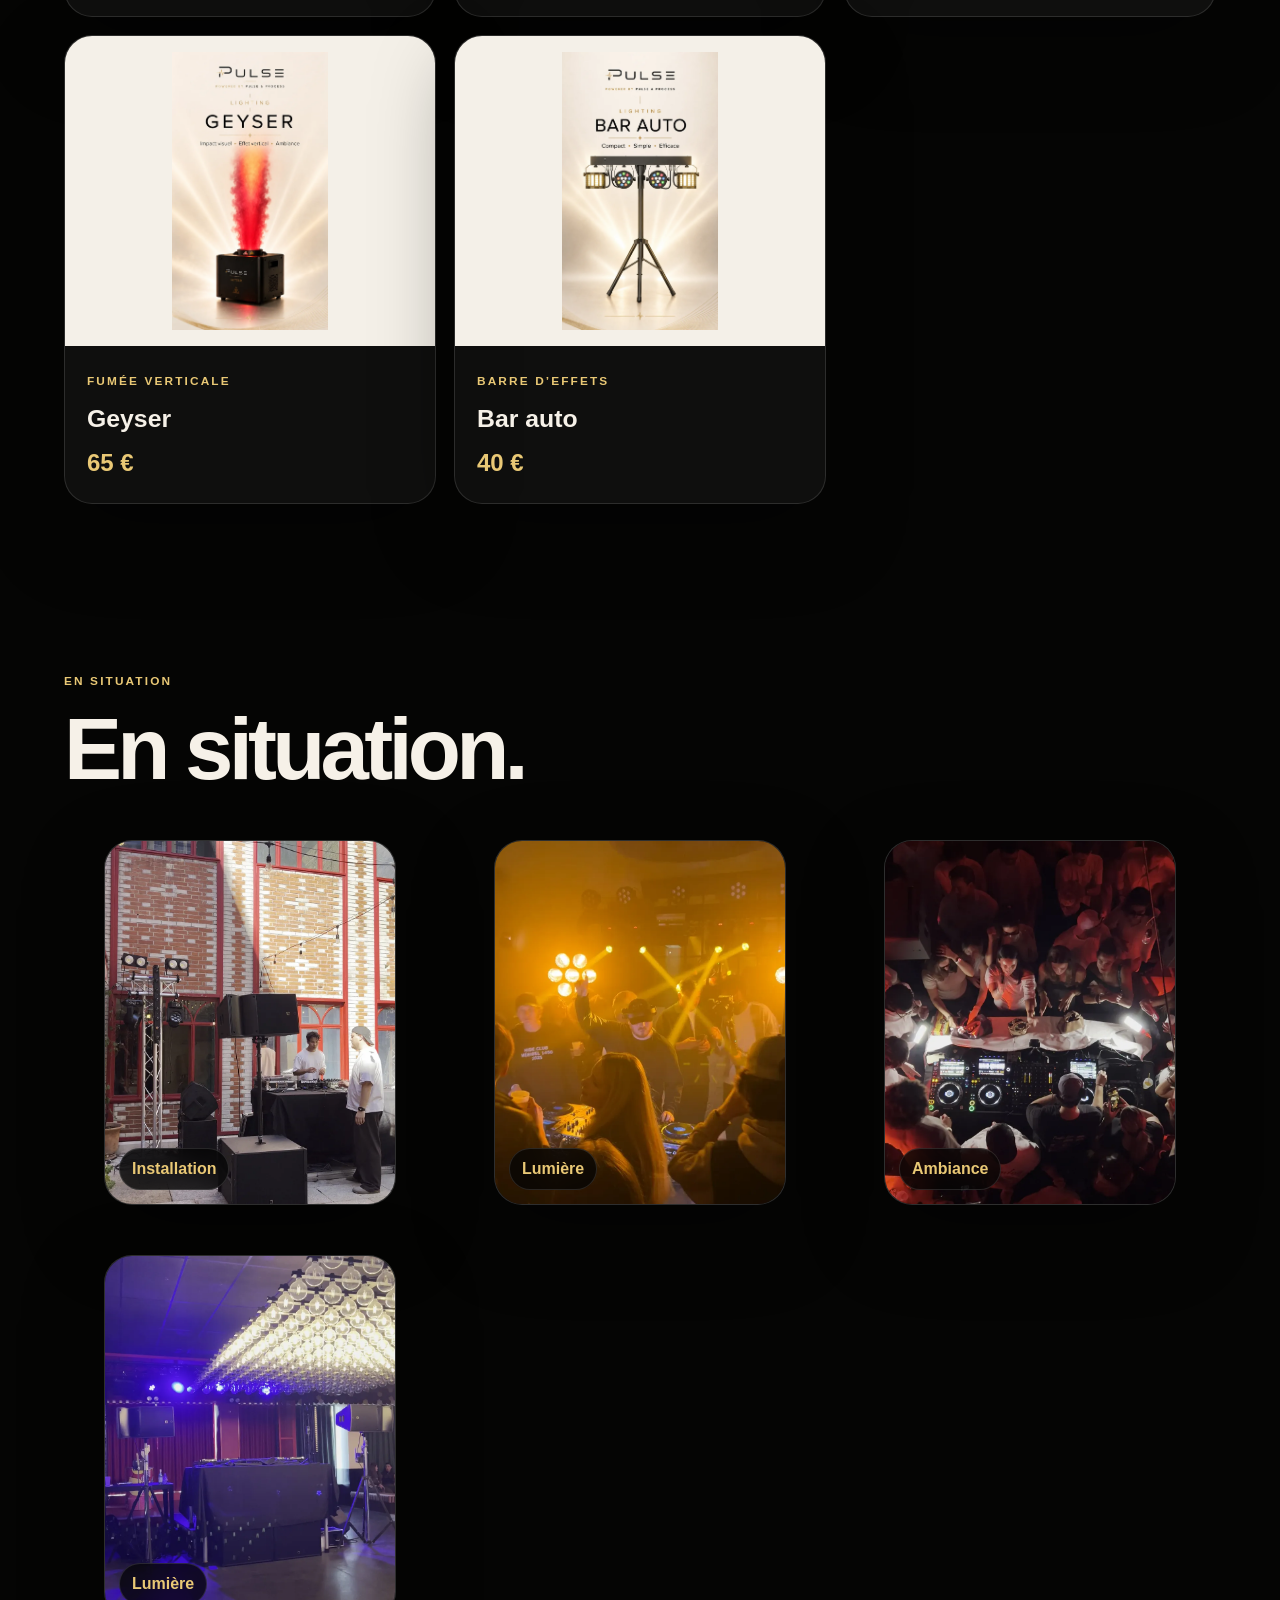
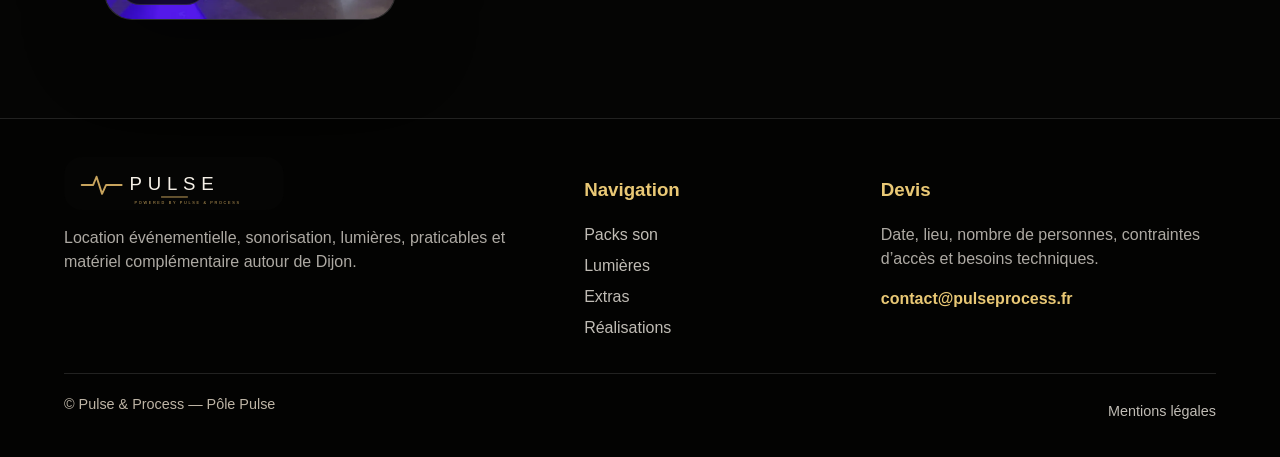
<file: lumieres.html>
<!doctype html>
<html lang="fr"><head><meta charset="utf-8"><meta name="viewport" content="width=device-width, initial-scale=1"><title>Lumières — Pulse</title><meta name="description" content="Location de lumières, pont lumière, effets, laser et fumée pour événements."><link rel="icon" href="favicon.png"><link rel="stylesheet" href="styles.css"></head><body><header class="site-header"><a class="brand" href="index.html"><img src="pulse-logo-circle.png" alt="Logo Pulse"><span><strong>PULSE</strong><small>Location son & lumière</small></span></a><button class="menu-btn" type="button" aria-label="Menu" data-menu-button><span></span><span></span></button><nav class="main-nav" data-menu><a class="" href="index.html">Accueil</a><a class="" href="sonorisation.html">Sonorisation</a><a class="active" href="lumieres.html">Lumières</a><a class="" href="extras.html">Extras</a><a class="" href="realisations.html">Réalisations</a><a class="" href="process.html">Process</a><a class="" href="contact.html">Devis</a></nav></header><main><section class="page-hero"><div class="reveal"><span class="eyebrow">Lumières</span><h1>Ambiance & effets.</h1><p>Éclairage événementiel pour compléter une prestation son ou créer une ambiance visuelle adaptée au lieu.</p><div class="hero-actions"><a class="btn primary" href="contact.html">Demander un devis</a></div></div><img src="real-club-gold.webp" alt="Installation lumière"></section><section class="section"><div class="section-title"><span class="eyebrow">Matériel</span><h2>Effets disponibles.</h2></div><div class="mini-grid"><article class="mini-card reveal"><div class="mini-img"><img src="pont_lumiere.webp" alt="Pont lumière"></div><div><span class="tag">Structure lumière</span><h3>Pont lumière</h3><p class="mini-price">200 €</p></div></article><article class="mini-card reveal"><div class="mini-img"><img src="orion.webp" alt="Orion"></div><div><span class="tag">Effet lumière</span><h3>Orion</h3><p class="mini-price">85 €</p></div></article><article class="mini-card reveal"><div class="mini-img"><img src="laser.webp" alt="Laser 3000 mW"></div><div><span class="tag">Laser</span><h3>Laser 3000 mW</h3><p class="mini-price">40 €</p></div></article><article class="mini-card reveal"><div class="mini-img"><img src="geyser.webp" alt="Geyser"></div><div><span class="tag">Fumée verticale</span><h3>Geyser</h3><p class="mini-price">65 €</p></div></article><article class="mini-card reveal"><div class="mini-img"><img src="bar_auto.webp" alt="Bar auto"></div><div><span class="tag">Barre d’effets</span><h3>Bar auto</h3><p class="mini-price">40 €</p></div></article></div></section><section class="section"><div class="section-title"><span class="eyebrow">En situation</span><h2>En situation.</h2></div><div class="video-grid"><figure class="video-card reveal"><video src="video-courtyard.mp4" poster="video-courtyard-poster.webp" autoplay muted loop playsinline></video><figcaption>Installation</figcaption></figure><figure class="video-card reveal"><video src="video-club-gold.mp4" poster="video-club-gold-poster.webp" autoplay muted loop playsinline></video><figcaption>Lumière</figcaption></figure><figure class="video-card reveal"><video src="video-crowd.mp4" poster="video-crowd-poster.webp" autoplay muted loop playsinline></video><figcaption>Ambiance</figcaption></figure><figure class="video-card reveal"><video src="video-blue.mp4" poster="video-blue-poster.webp" autoplay muted loop playsinline></video><figcaption>Lumière</figcaption></figure></div></section></main><footer class="site-footer"><div class="footer-grid"><div><img src="pulse-wordmark.svg" class="footer-logo" alt="PULSE"><p>Location événementielle, sonorisation, lumières, praticables et matériel complémentaire autour de Dijon.</p></div><div><h3>Navigation</h3><a href="sonorisation.html">Packs son</a><a href="lumieres.html">Lumières</a><a href="extras.html">Extras</a><a href="realisations.html">Réalisations</a></div><div><h3>Devis</h3><p>Date, lieu, nombre de personnes, contraintes d’accès et besoins techniques.</p><a class="footer-mail" href="mailto:contact@pulseprocess.fr">contact@pulseprocess.fr</a></div></div><div class="footer-bottom"><span>© Pulse & Process — Pôle Pulse</span><a href="mentions-legales.html">Mentions légales</a></div></footer><script src="script.js"></script></body></html>
</file>
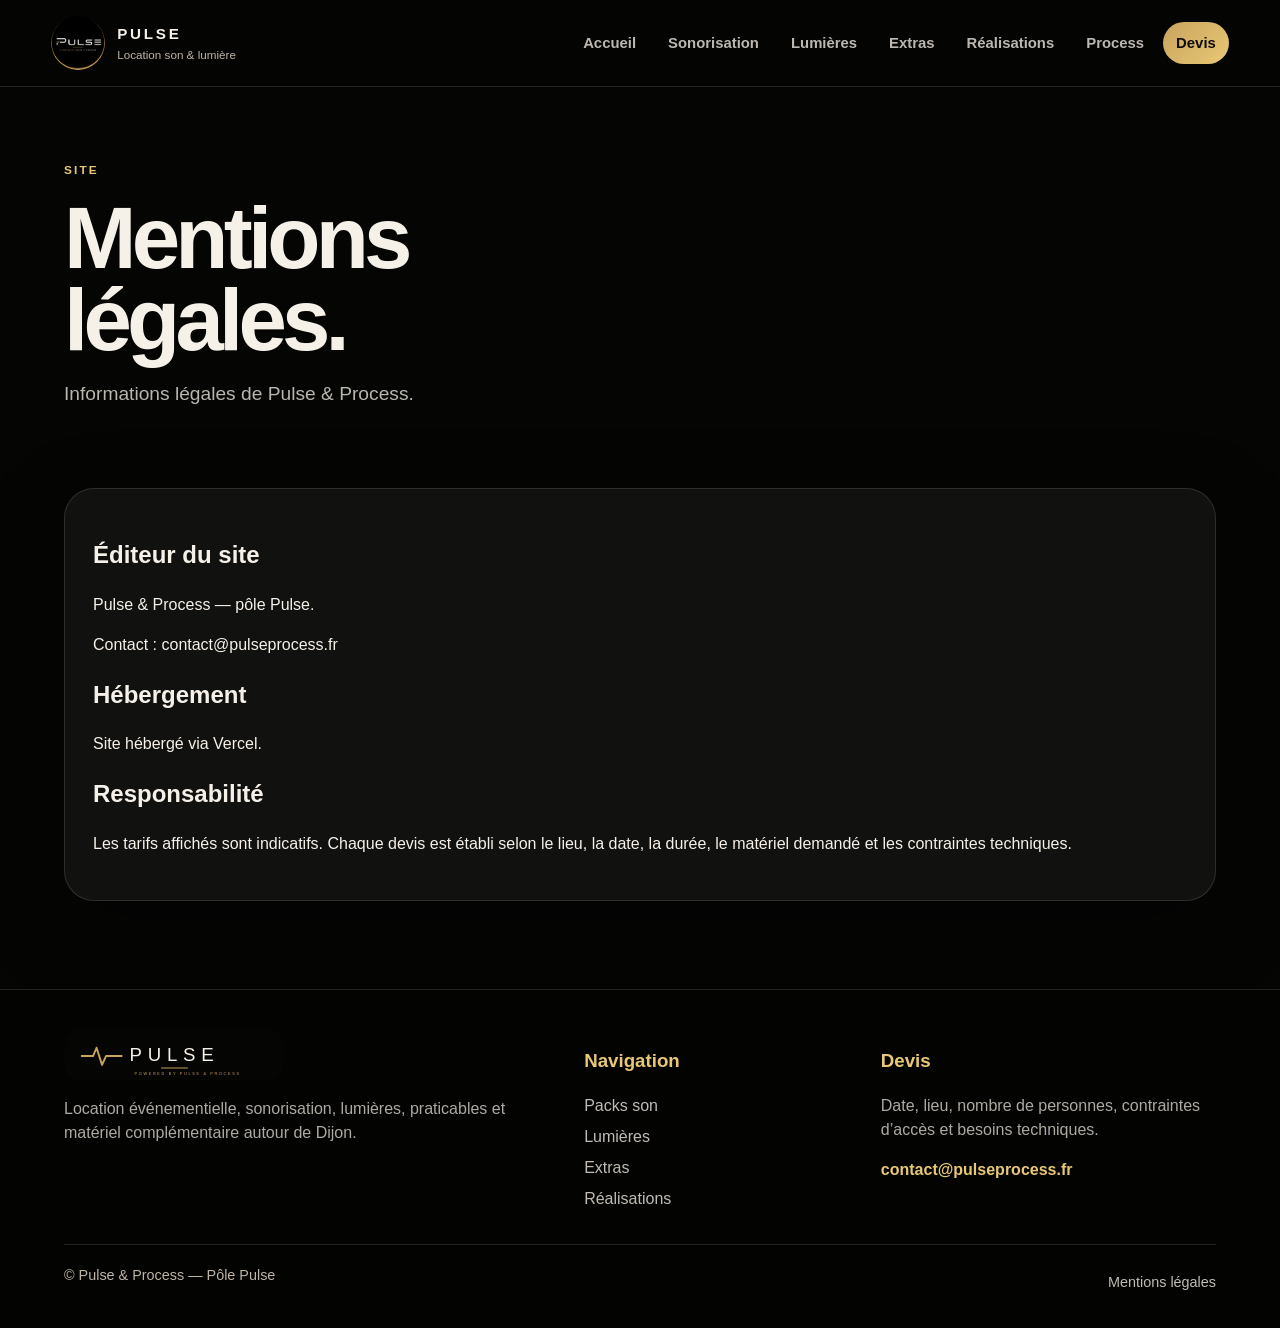
<file: mentions-legales.html>
<!doctype html>
<html lang="fr"><head><meta charset="utf-8"><meta name="viewport" content="width=device-width, initial-scale=1"><title>Mentions légales — Pulse</title><meta name="description" content="Mentions légales du site Pulse."><link rel="icon" href="favicon.png"><link rel="stylesheet" href="styles.css"></head><body><header class="site-header"><a class="brand" href="index.html"><img src="pulse-logo-circle.png" alt="Logo Pulse"><span><strong>PULSE</strong><small>Location son & lumière</small></span></a><button class="menu-btn" type="button" aria-label="Menu" data-menu-button><span></span><span></span></button><nav class="main-nav" data-menu><a class="" href="index.html">Accueil</a><a class="" href="sonorisation.html">Sonorisation</a><a class="" href="lumieres.html">Lumières</a><a class="" href="extras.html">Extras</a><a class="" href="realisations.html">Réalisations</a><a class="" href="process.html">Process</a><a class="" href="contact.html">Devis</a></nav></header><main><section class="page-hero"><div><span class="eyebrow">Site</span><h1>Mentions légales.</h1><p>Informations légales de Pulse & Process.</p></div></section><section class="legal"><h2>Éditeur du site</h2><p>Pulse & Process — pôle Pulse.</p><p>Contact : contact@pulseprocess.fr</p><h2>Hébergement</h2><p>Site hébergé via Vercel.</p><h2>Responsabilité</h2><p>Les tarifs affichés sont indicatifs. Chaque devis est établi selon le lieu, la date, la durée, le matériel demandé et les contraintes techniques.</p></section></main><footer class="site-footer"><div class="footer-grid"><div><img src="pulse-wordmark.svg" class="footer-logo" alt="PULSE"><p>Location événementielle, sonorisation, lumières, praticables et matériel complémentaire autour de Dijon.</p></div><div><h3>Navigation</h3><a href="sonorisation.html">Packs son</a><a href="lumieres.html">Lumières</a><a href="extras.html">Extras</a><a href="realisations.html">Réalisations</a></div><div><h3>Devis</h3><p>Date, lieu, nombre de personnes, contraintes d’accès et besoins techniques.</p><a class="footer-mail" href="mailto:contact@pulseprocess.fr">contact@pulseprocess.fr</a></div></div><div class="footer-bottom"><span>© Pulse & Process — Pôle Pulse</span><a href="mentions-legales.html">Mentions légales</a></div></footer><script src="script.js"></script></body></html>
</file>
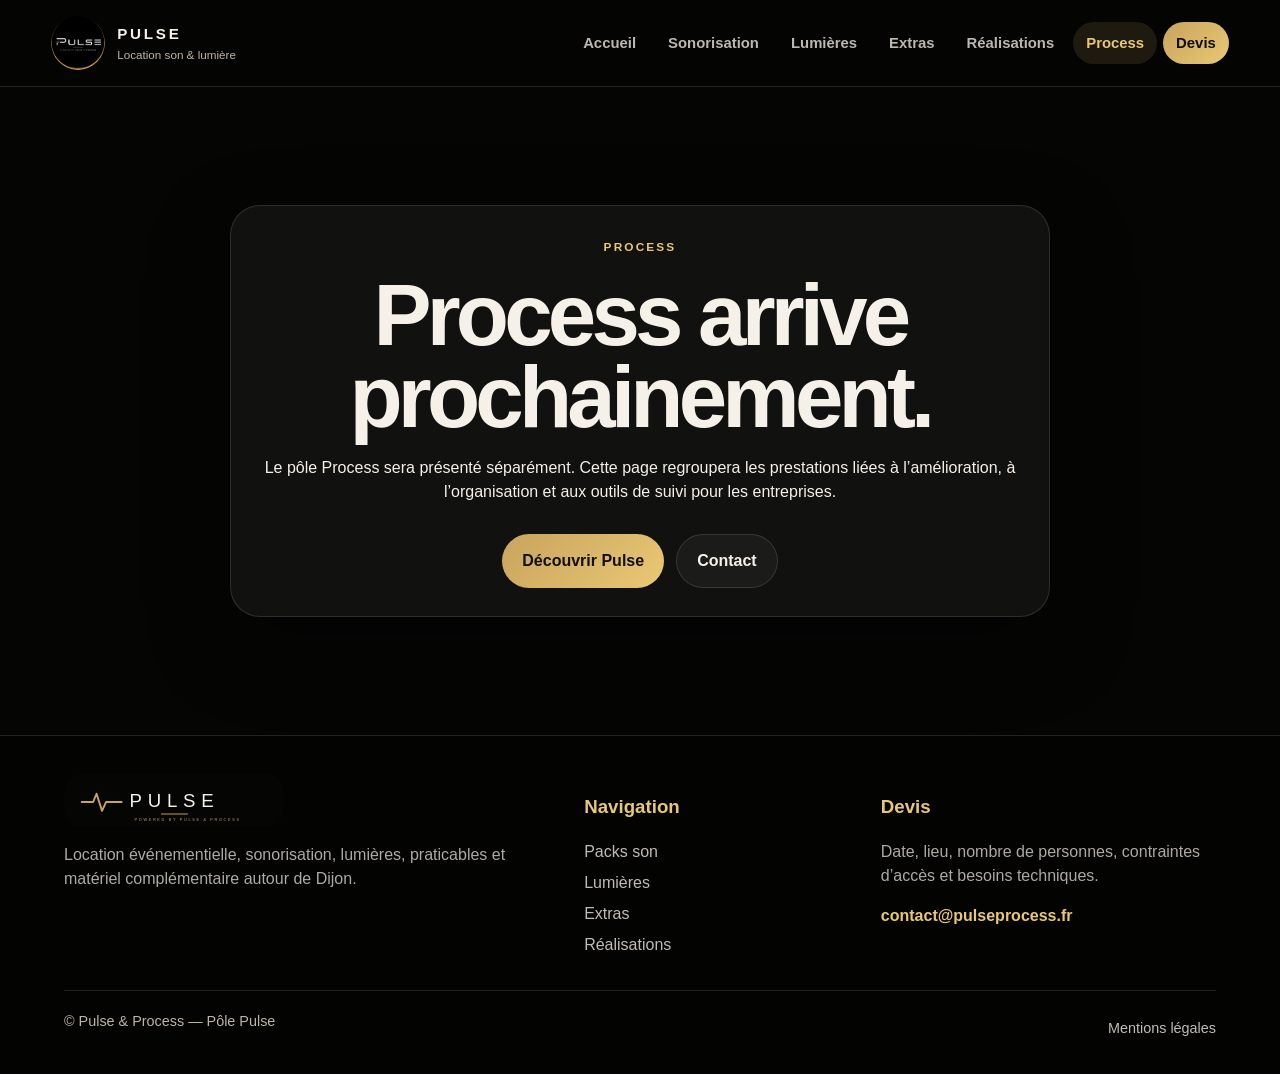
<file: process.html>
<!doctype html>
<html lang="fr"><head><meta charset="utf-8"><meta name="viewport" content="width=device-width, initial-scale=1"><title>Process — Pulse & Process</title><meta name="description" content="Partie Process actuellement en préparation."><link rel="icon" href="favicon.png"><link rel="stylesheet" href="styles.css"></head><body><header class="site-header"><a class="brand" href="index.html"><img src="pulse-logo-circle.png" alt="Logo Pulse"><span><strong>PULSE</strong><small>Location son & lumière</small></span></a><button class="menu-btn" type="button" aria-label="Menu" data-menu-button><span></span><span></span></button><nav class="main-nav" data-menu><a class="" href="index.html">Accueil</a><a class="" href="sonorisation.html">Sonorisation</a><a class="" href="lumieres.html">Lumières</a><a class="" href="extras.html">Extras</a><a class="" href="realisations.html">Réalisations</a><a class="active" href="process.html">Process</a><a class="" href="contact.html">Devis</a></nav></header><main class="soon-wrap"><section class="soon reveal"><span class="eyebrow">Process</span><h1>Process arrive prochainement.</h1><p>Le pôle Process sera présenté séparément. Cette page regroupera les prestations liées à l’amélioration, à l’organisation et aux outils de suivi pour les entreprises.</p><div class="hero-actions" style="justify-content:center"><a class="btn primary" href="index.html">Découvrir Pulse</a><a class="btn ghost" href="contact.html">Contact</a></div></section></main><footer class="site-footer"><div class="footer-grid"><div><img src="pulse-wordmark.svg" class="footer-logo" alt="PULSE"><p>Location événementielle, sonorisation, lumières, praticables et matériel complémentaire autour de Dijon.</p></div><div><h3>Navigation</h3><a href="sonorisation.html">Packs son</a><a href="lumieres.html">Lumières</a><a href="extras.html">Extras</a><a href="realisations.html">Réalisations</a></div><div><h3>Devis</h3><p>Date, lieu, nombre de personnes, contraintes d’accès et besoins techniques.</p><a class="footer-mail" href="mailto:contact@pulseprocess.fr">contact@pulseprocess.fr</a></div></div><div class="footer-bottom"><span>© Pulse & Process — Pôle Pulse</span><a href="mentions-legales.html">Mentions légales</a></div></footer><script src="script.js"></script></body></html>
</file>
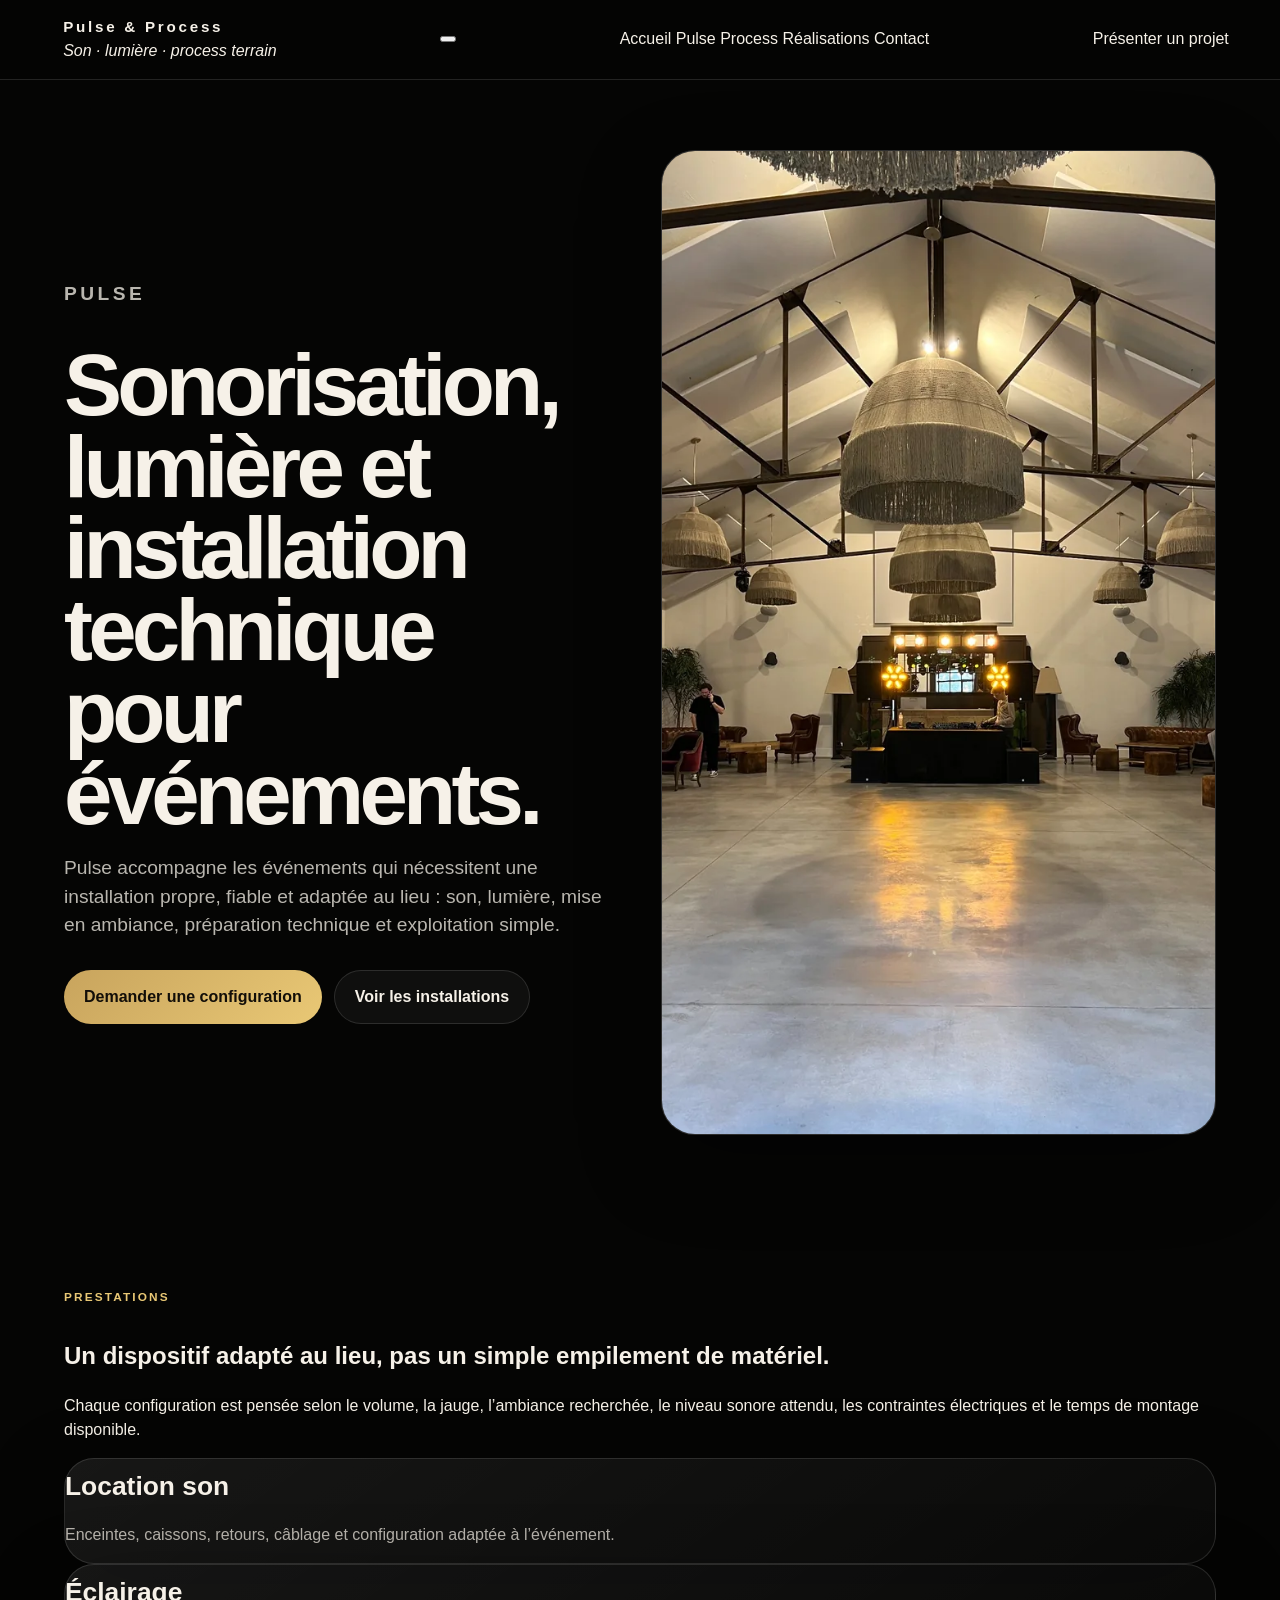
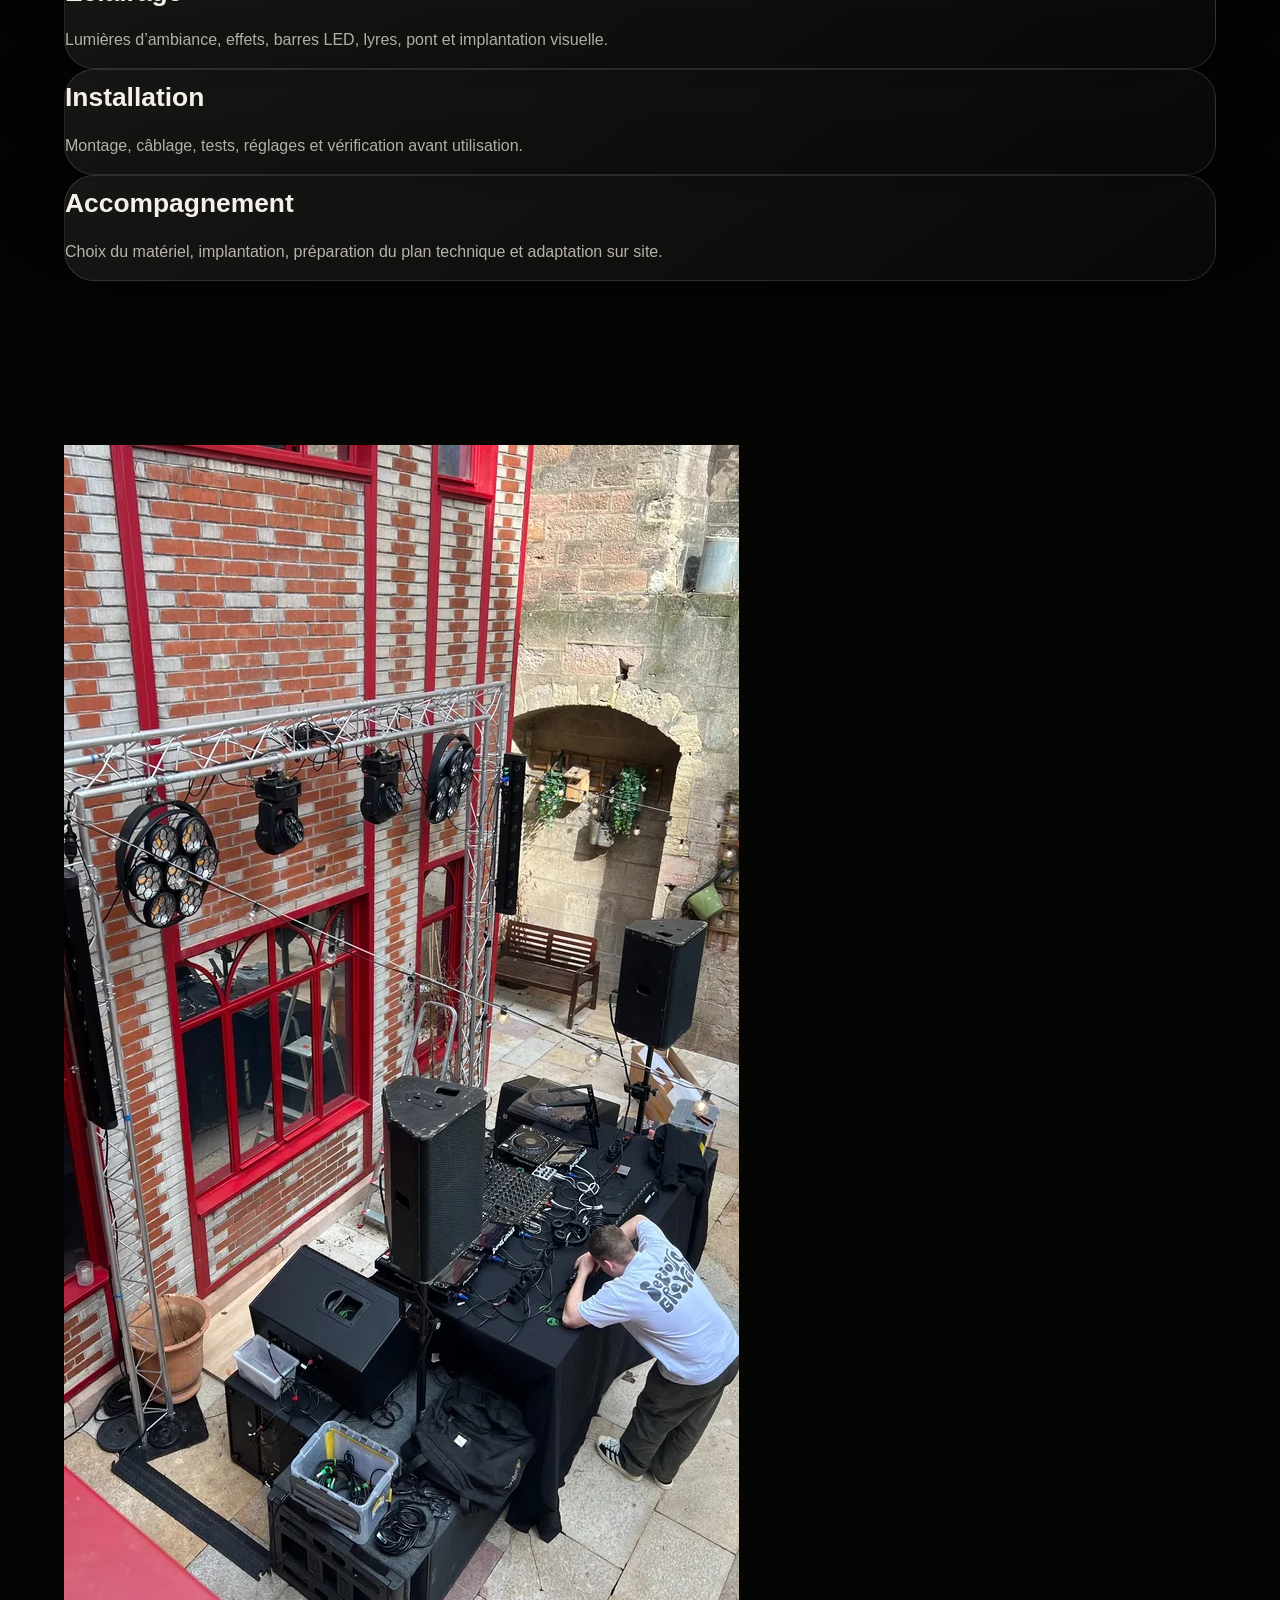
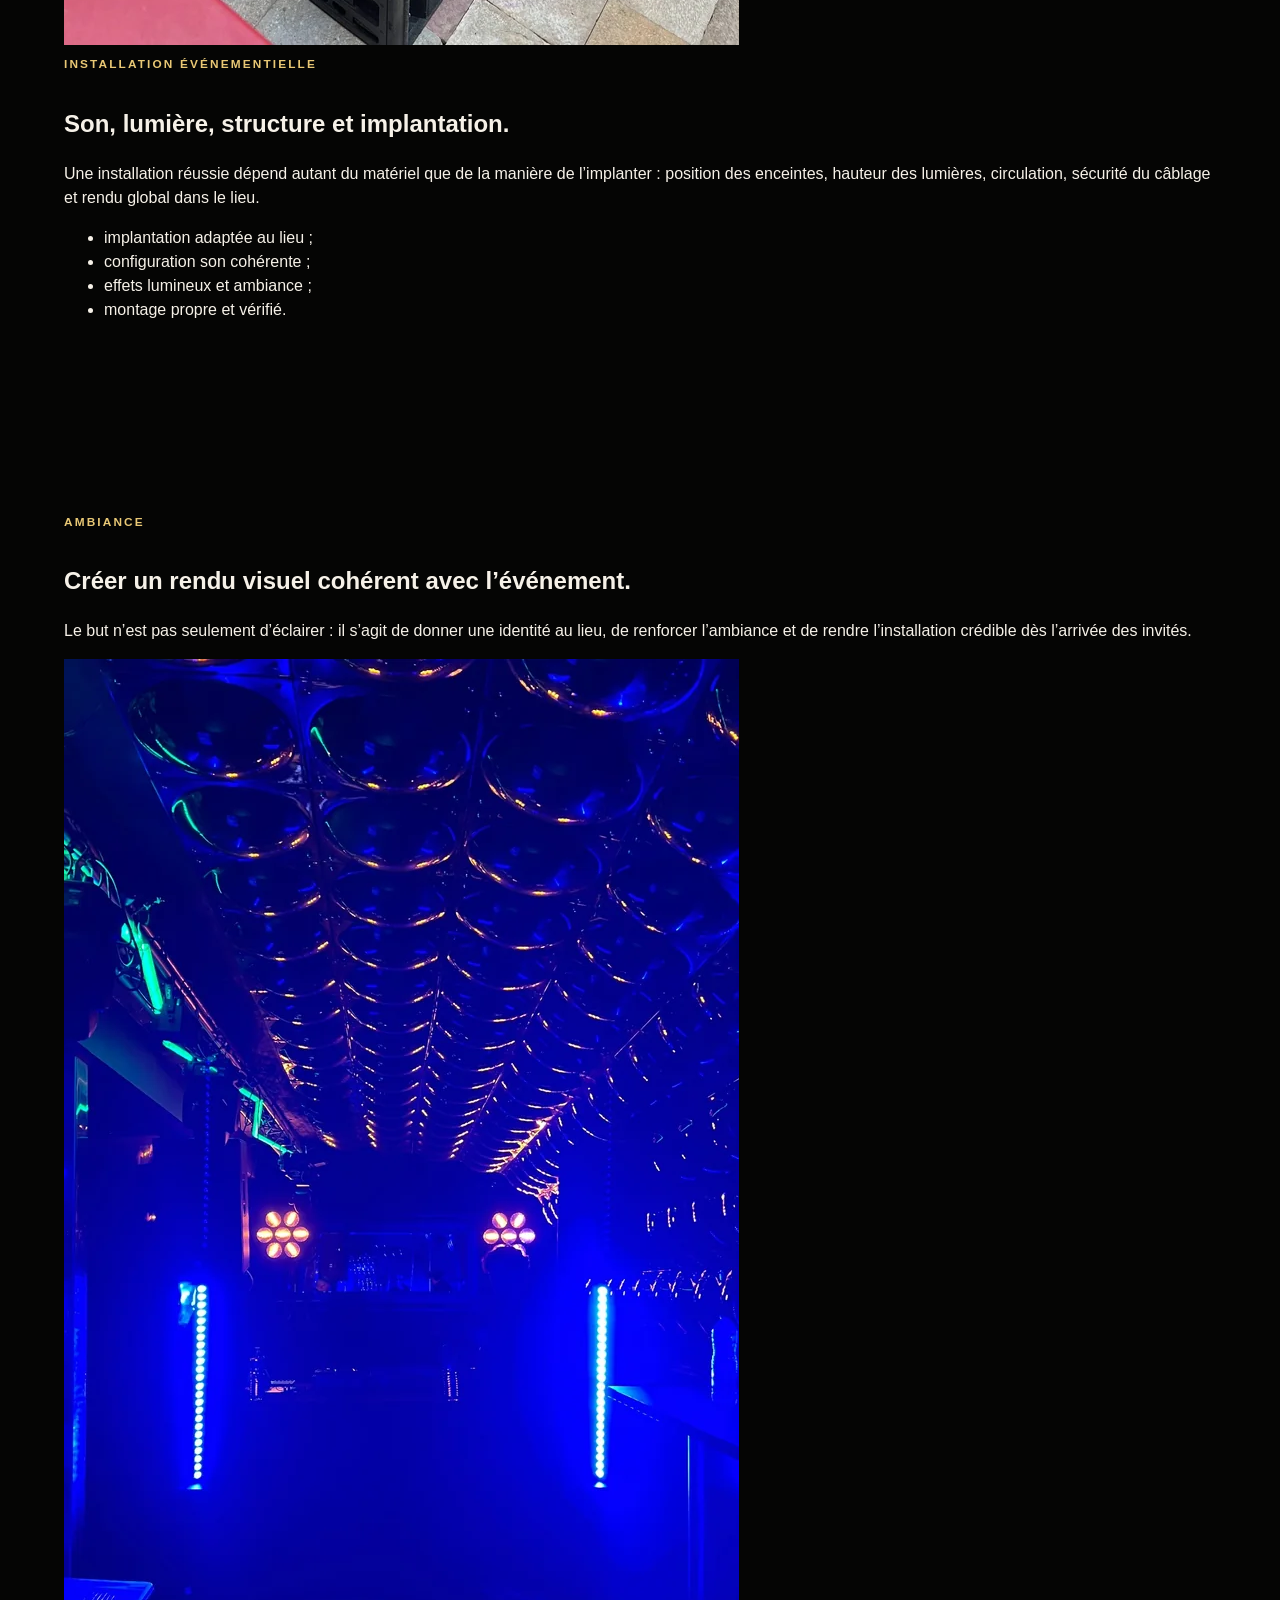
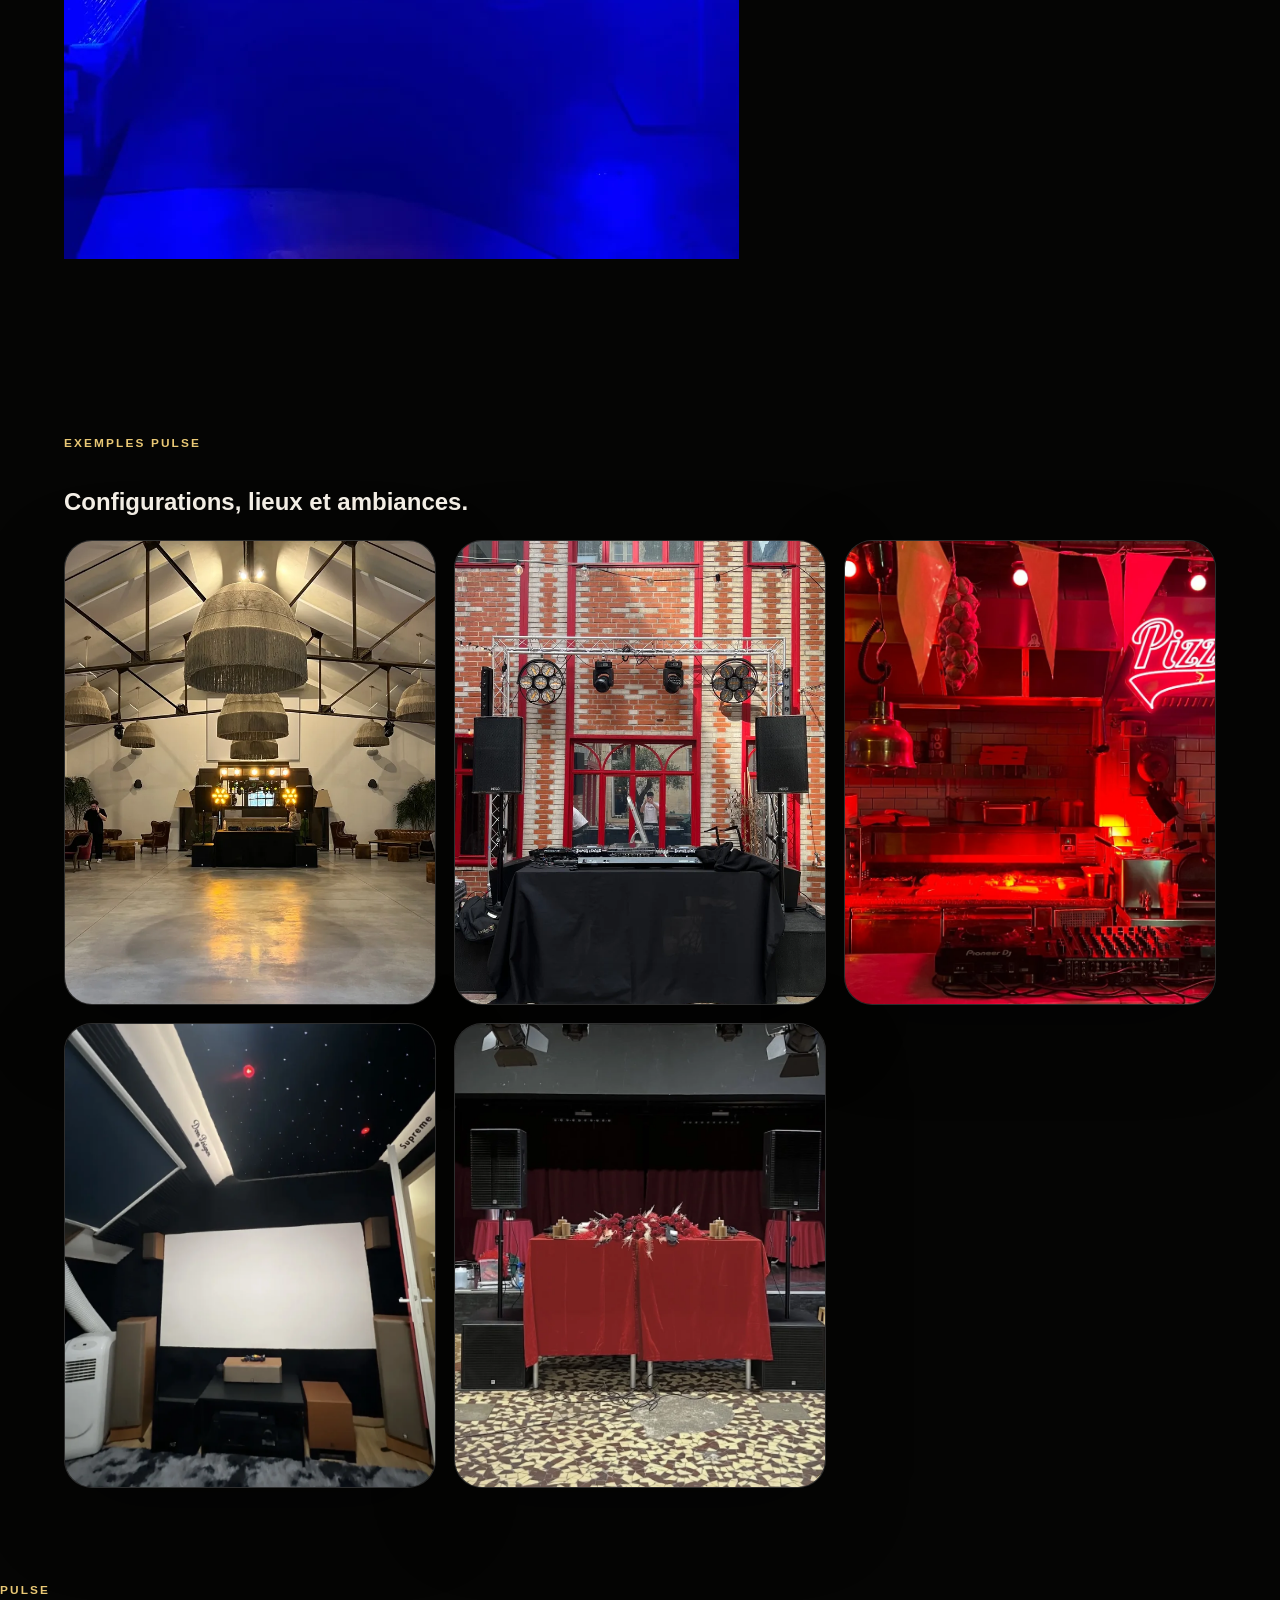
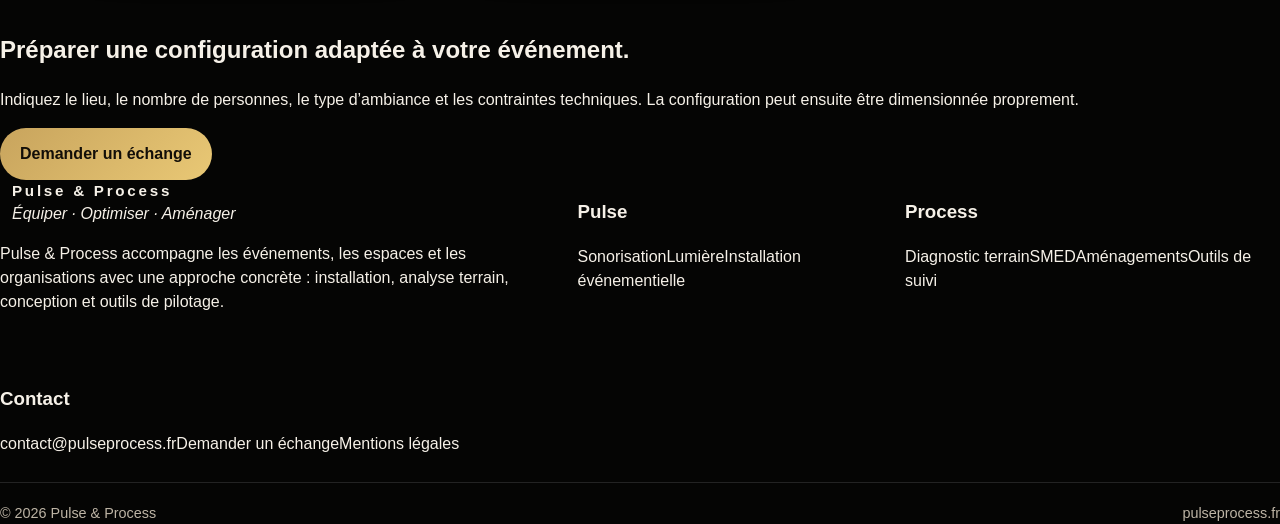
<file: pulse.html>
<!doctype html>
<html lang="fr">
<head>
  <meta charset="utf-8">
  <meta name="viewport" content="width=device-width, initial-scale=1">
  <title>Pulse — Sonorisation, lumière et événementiel | Pulse & Process</title>
  <meta name="description" content="Pulse accompagne les événements privés, associatifs et professionnels avec location, sonorisation, éclairage et installation technique.">
  <meta property="og:title" content="Pulse — Sonorisation, lumière et événementiel | Pulse & Process">
  <meta property="og:description" content="Pulse accompagne les événements privés, associatifs et professionnels avec location, sonorisation, éclairage et installation technique.">
  <meta property="og:type" content="website">
  <meta property="og:url" content="https://pulseprocess.fr">
  <meta name="theme-color" content="#05070b">
  <link rel="icon" href="favicon.svg" type="image/svg+xml">
  <link rel="preload" href="styles.css" as="style">
  <link rel="stylesheet" href="styles.css">
</head>
<body>
<header class="site-header" data-header>
  <a class="brand" href="index.html" aria-label="Accueil Pulse & Process"><span class="brand-mark"><svg viewBox="0 0 80 80" xmlns="http://www.w3.org/2000/svg" aria-hidden="true">
<rect x="4" y="4" width="72" height="72" rx="22" fill="currentColor" opacity=".12"/>
<path d="M14 47h12l4-22 9 41 7-30h22" fill="none" stroke="currentColor" stroke-width="5" stroke-linecap="round" stroke-linejoin="round"/>
<path d="M19 22h16c12 0 18 6 18 17s-7 18-19 18h-9" fill="none" stroke="currentColor" stroke-width="6" stroke-linecap="round"/>
</svg></span><span><strong>Pulse &amp; Process</strong><em>Son · lumière · process terrain</em></span></a>
  <button class="menu-toggle" type="button" aria-label="Ouvrir le menu" data-menu-toggle><span></span><span></span></button>
  <nav class="site-nav" data-nav><a class="nav-link " href="index.html">Accueil</a>
<a class="nav-link is-active" href="pulse.html">Pulse</a>
<a class="nav-link " href="process.html">Process</a>
<a class="nav-link " href="realisations.html">Réalisations</a>
<a class="nav-link " href="contact.html">Contact</a></nav>
  <a class="header-cta" href="contact.html">Présenter un projet</a>
</header>
<main>
<section class="hero page-hero pulse-theme">
  <div class="hero-copy reveal">
    <p class="eyebrow">Pulse</p>
    <h1>Sonorisation, lumière et installation technique pour événements.</h1>
    <p class="hero-lead">Pulse accompagne les événements qui nécessitent une installation propre, fiable et adaptée au lieu : son, lumière, mise en ambiance, préparation technique et exploitation simple.</p>
    <div class="hero-actions"><a class="btn primary" href="contact.html">Demander une configuration</a><a class="btn ghost" href="realisations.html#pulse">Voir les installations</a></div>
  </div>
  <div class="page-hero-media reveal delay-1"><img src="pulse-hero.webp" alt="Système son et lumière installé en salle"></div>
</section>

<section class="section split-section" id="sonorisation">
  <div class="split-copy reveal"><p class="eyebrow">Prestations</p><h2>Un dispositif adapté au lieu, pas un simple empilement de matériel.</h2><p>Chaque configuration est pensée selon le volume, la jauge, l’ambiance recherchée, le niveau sonore attendu, les contraintes électriques et le temps de montage disponible.</p></div>
  <div class="service-grid">
    <article class="service-card reveal"><h3>Location son</h3><p>Enceintes, caissons, retours, câblage et configuration adaptée à l’événement.</p></article>
    <article class="service-card reveal delay-1"><h3>Éclairage</h3><p>Lumières d’ambiance, effets, barres LED, lyres, pont et implantation visuelle.</p></article>
    <article class="service-card reveal delay-2"><h3>Installation</h3><p>Montage, câblage, tests, réglages et vérification avant utilisation.</p></article>
    <article class="service-card reveal delay-3"><h3>Accompagnement</h3><p>Choix du matériel, implantation, préparation du plan technique et adaptation sur site.</p></article>
  </div>
</section>

<section class="section media-feature" id="installation">
  <div class="feature-img reveal"><img src="pulse-cour-tech.webp" alt="Installation technique avec structure lumière et sonorisation"></div>
  <div class="feature-copy reveal delay-1"><p class="eyebrow">Installation événementielle</p><h2>Son, lumière, structure et implantation.</h2><p>Une installation réussie dépend autant du matériel que de la manière de l’implanter : position des enceintes, hauteur des lumières, circulation, sécurité du câblage et rendu global dans le lieu.</p><ul class="check-list"><li>implantation adaptée au lieu ;</li><li>configuration son cohérente ;</li><li>effets lumineux et ambiance ;</li><li>montage propre et vérifié.</li></ul></div>
</section>

<section class="section media-feature reverse" id="lumiere">
  <div class="feature-copy reveal"><p class="eyebrow">Ambiance</p><h2>Créer un rendu visuel cohérent avec l’événement.</h2><p>Le but n’est pas seulement d’éclairer : il s’agit de donner une identité au lieu, de renforcer l’ambiance et de rendre l’installation crédible dès l’arrivée des invités.</p></div>
  <div class="feature-video reveal delay-1"><video src="pulse-lights-loop.mp4" autoplay muted loop playsinline poster="pulse-blue-lights.webp"></video></div>
</section>

<section class="section gallery-section">
  <div class="section-heading reveal"><p class="eyebrow">Exemples Pulse</p><h2>Configurations, lieux et ambiances.</h2></div>
  <div class="gallery-grid">
    <article class="gallery-card large reveal"><img src="pulse-hall-wide.webp" alt="Installation son et lumière dans une grande salle"><div><span>Réception</span><h3>Installation en salle de réception</h3></div></article>
    <article class="gallery-card reveal delay-1"><img src="pulse-nexo-system.webp" alt="Système son NEXO avec caissons et enceintes"><div><span>Son</span><h3>Système compact et puissant</h3></div></article>
    <article class="gallery-card reveal delay-2"><img src="pulse-bar-red.webp" alt="Ambiance rouge dans un restaurant avec installation DJ"><div><span>Ambiance</span><h3>Bar, restaurant, soirée privée</h3></div></article>
    <article class="gallery-card reveal"><img src="pulse-home-cinema-final.webp" alt="Installation home cinema finalisée"><div><span>Audio privé</span><h3>Installation audiovisuelle intérieure</h3></div></article>
    <article class="gallery-card reveal delay-1"><img src="pulse-theatre.webp" alt="Configuration sonorisation sur scène"><div><span>Scène</span><h3>Sonorisation en configuration scène</h3></div></article>
  </div>
</section>

<section class="cta-section reveal"><p class="eyebrow">Pulse</p><h2>Préparer une configuration adaptée à votre événement.</h2><p>Indiquez le lieu, le nombre de personnes, le type d’ambiance et les contraintes techniques. La configuration peut ensuite être dimensionnée proprement.</p><a class="btn primary" href="contact.html">Demander un échange</a></section>
</main>
<footer class="footer">
  <div class="footer-grid">
    <div>
      <a class="brand footer-brand" href="index.html"><span class="brand-mark"><svg viewBox="0 0 80 80" xmlns="http://www.w3.org/2000/svg" aria-hidden="true">
<rect x="4" y="4" width="72" height="72" rx="22" fill="currentColor" opacity=".12"/>
<path d="M14 47h12l4-22 9 41 7-30h22" fill="none" stroke="currentColor" stroke-width="5" stroke-linecap="round" stroke-linejoin="round"/>
<path d="M19 22h16c12 0 18 6 18 17s-7 18-19 18h-9" fill="none" stroke="currentColor" stroke-width="6" stroke-linecap="round"/>
</svg></span><span><strong>Pulse &amp; Process</strong><em>Équiper · Optimiser · Aménager</em></span></a>
      <p>Pulse &amp; Process accompagne les événements, les espaces et les organisations avec une approche concrète : installation, analyse terrain, conception et outils de pilotage.</p>
    </div>
    <div><h3>Pulse</h3><a href="pulse.html#sonorisation">Sonorisation</a><a href="pulse.html#lumiere">Lumière</a><a href="pulse.html#installation">Installation événementielle</a></div>
    <div><h3>Process</h3><a href="process.html#diagnostic">Diagnostic terrain</a><a href="process.html#smed">SMED</a><a href="process.html#amenagements">Aménagements</a><a href="process.html#outils">Outils de suivi</a></div>
    <div><h3>Contact</h3><a href="mailto:contact@pulseprocess.fr">contact@pulseprocess.fr</a><a href="contact.html">Demander un échange</a><a href="mentions-legales.html">Mentions légales</a></div>
  </div>
  <div class="footer-bottom"><span>© 2026 Pulse &amp; Process</span><span>pulseprocess.fr</span></div>
</footer>
<script src="script.js" defer></script>
</body>
</html>
</file>
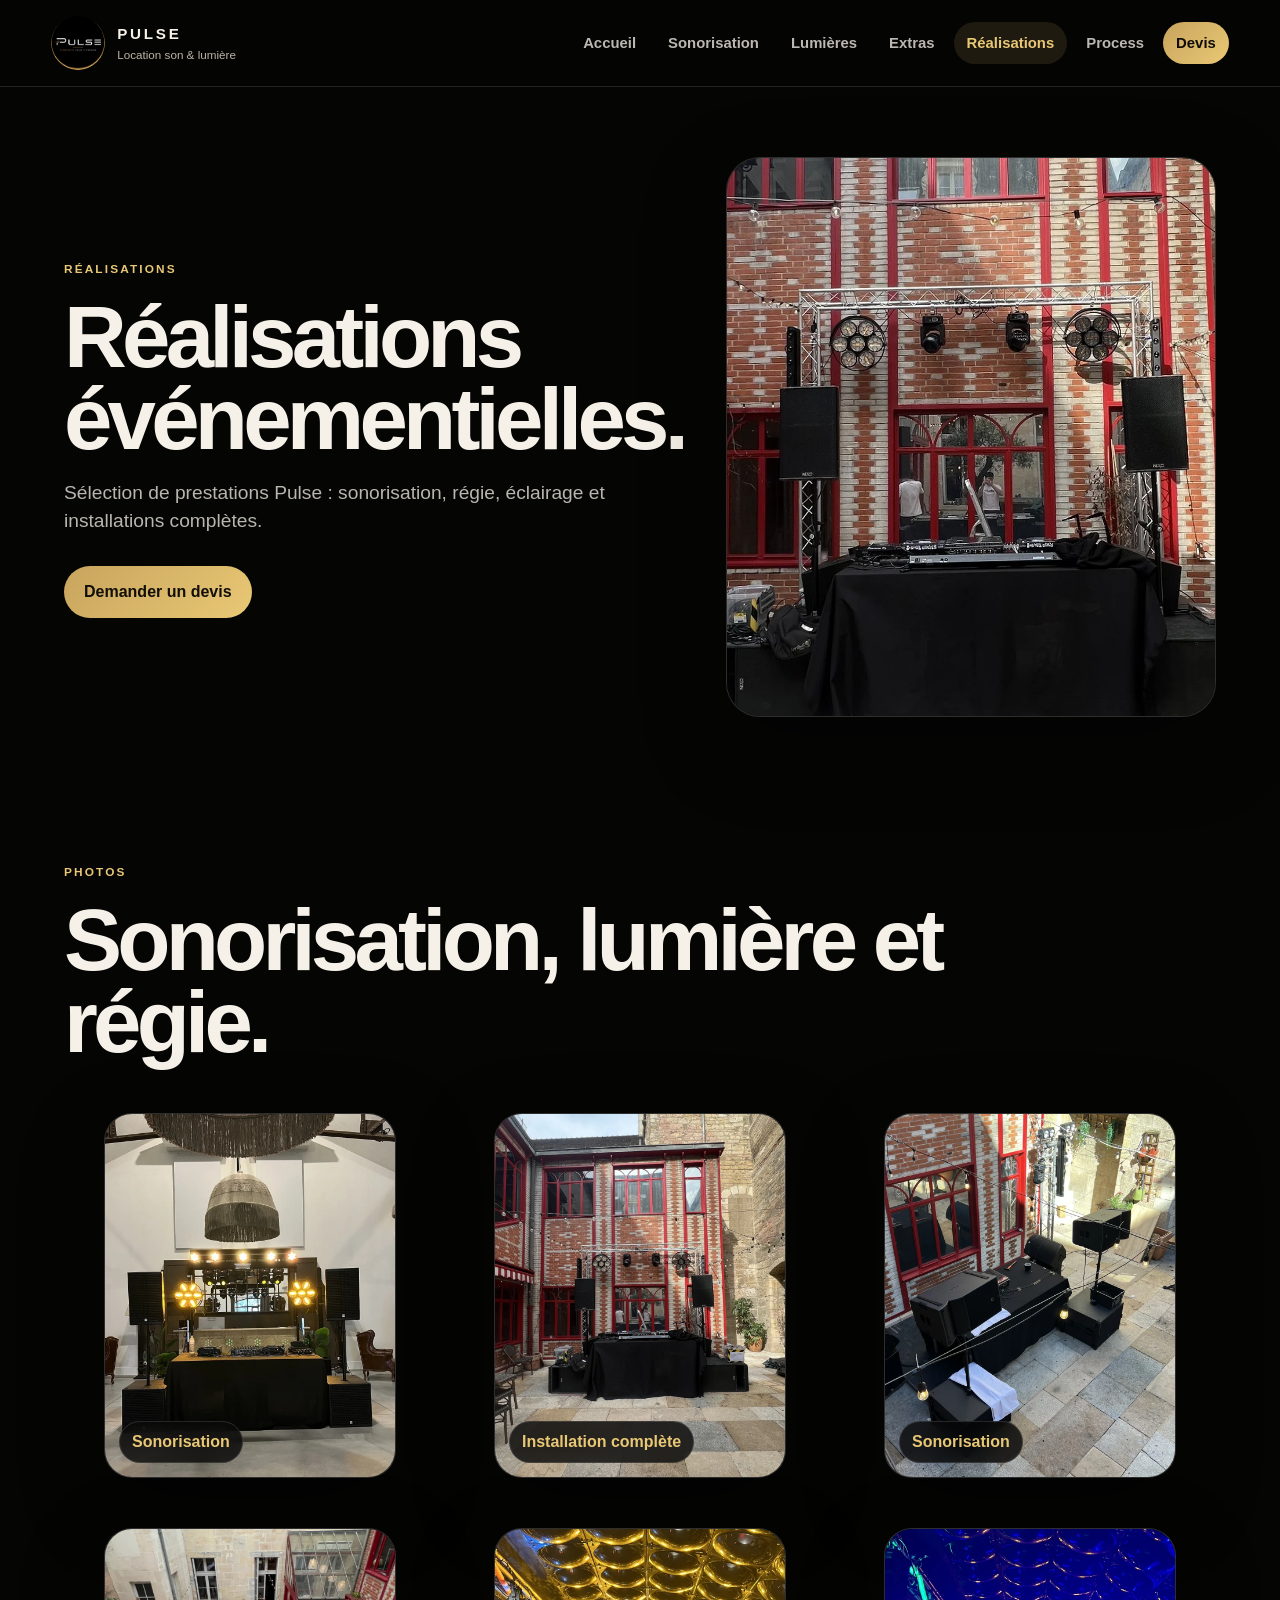
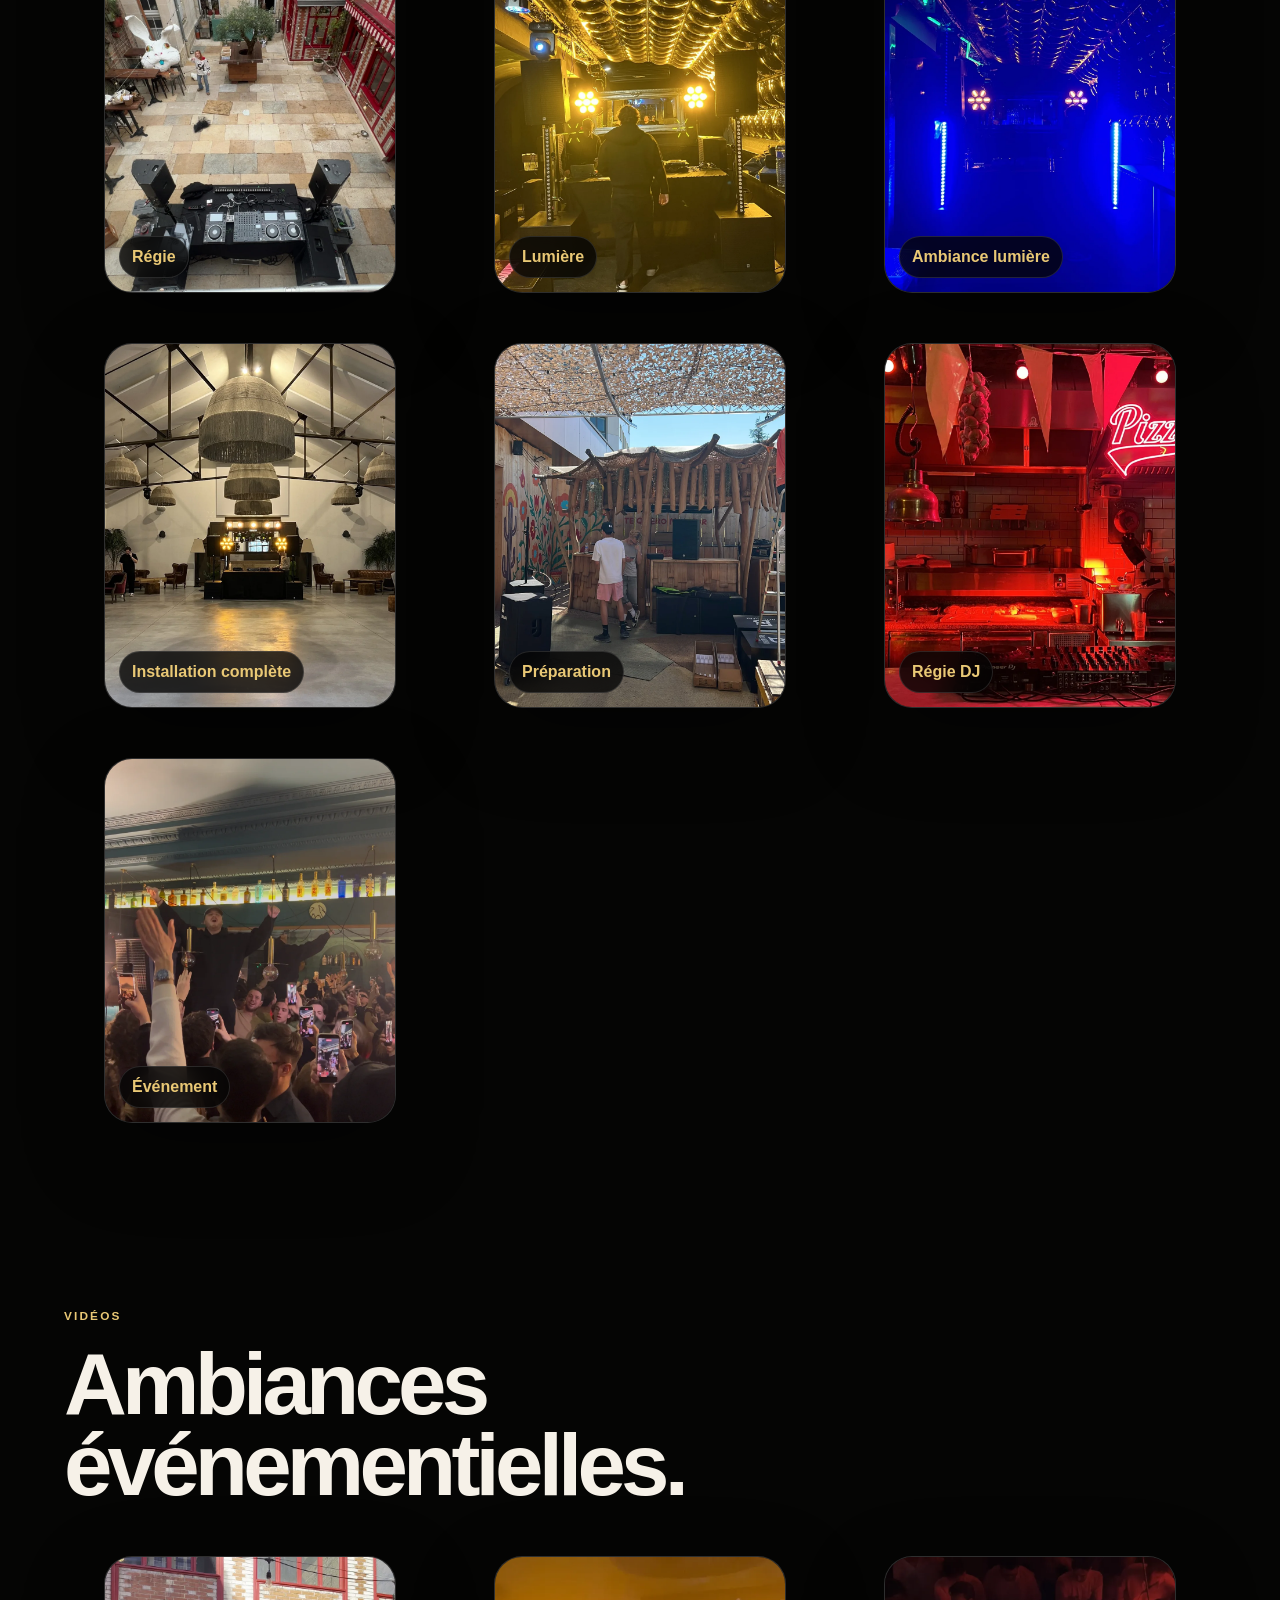
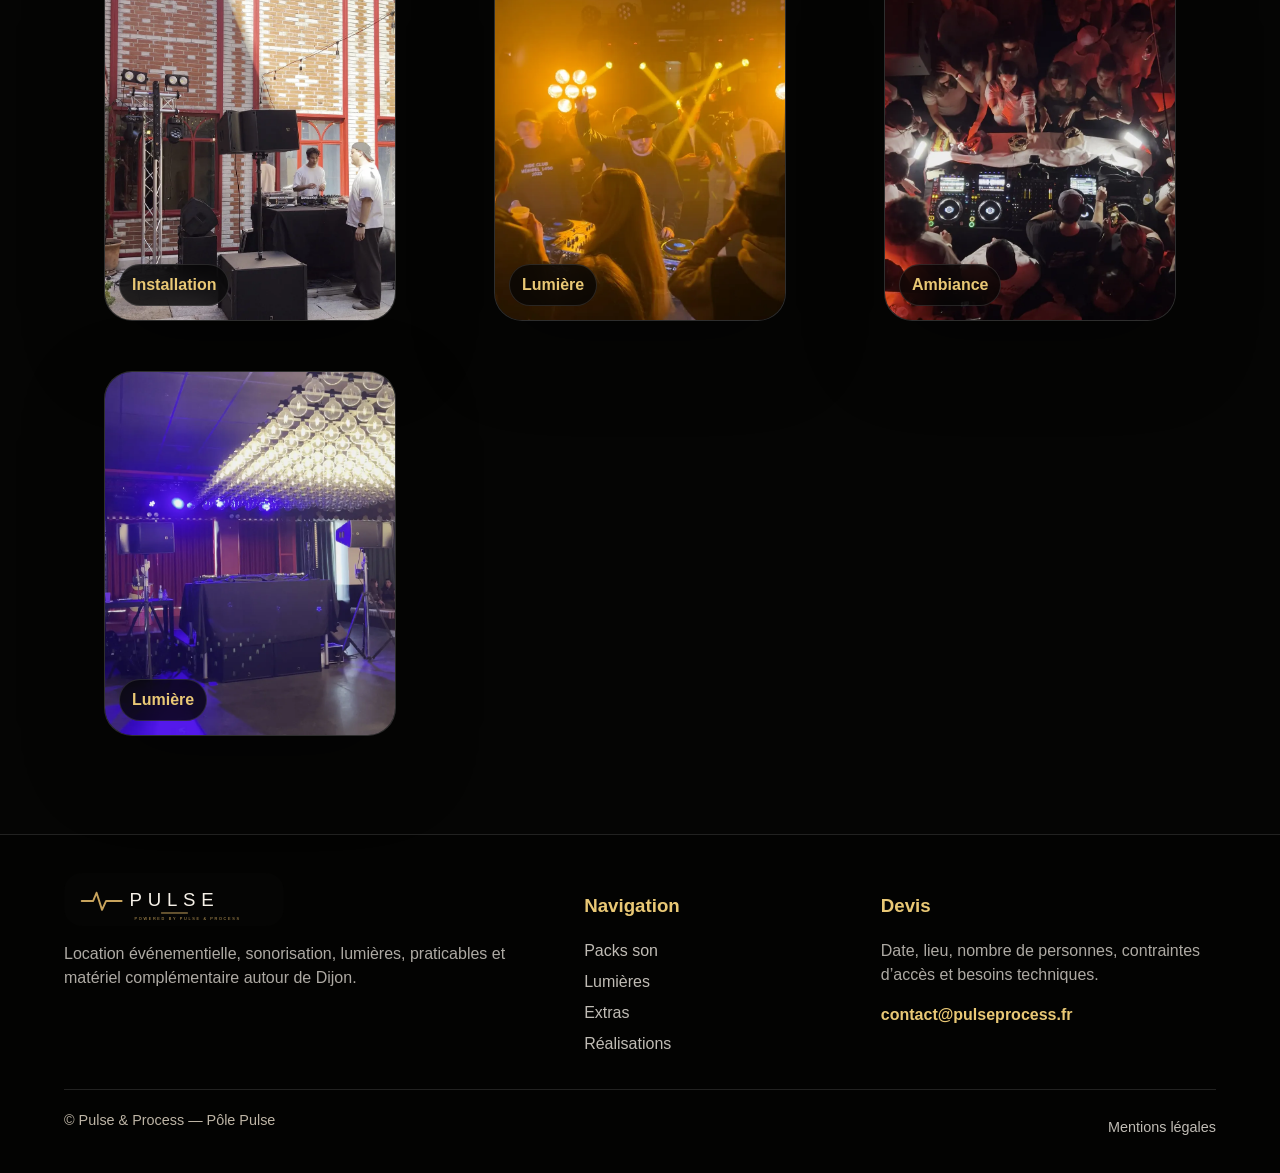
<file: realisations.html>
<!doctype html>
<html lang="fr"><head><meta charset="utf-8"><meta name="viewport" content="width=device-width, initial-scale=1"><title>Réalisations — Pulse</title><meta name="description" content="Photos et vidéos d’installations son, lumière et régie Pulse."><link rel="icon" href="favicon.png"><link rel="stylesheet" href="styles.css"></head><body><header class="site-header"><a class="brand" href="index.html"><img src="pulse-logo-circle.png" alt="Logo Pulse"><span><strong>PULSE</strong><small>Location son & lumière</small></span></a><button class="menu-btn" type="button" aria-label="Menu" data-menu-button><span></span><span></span></button><nav class="main-nav" data-menu><a class="" href="index.html">Accueil</a><a class="" href="sonorisation.html">Sonorisation</a><a class="" href="lumieres.html">Lumières</a><a class="" href="extras.html">Extras</a><a class="active" href="realisations.html">Réalisations</a><a class="" href="process.html">Process</a><a class="" href="contact.html">Devis</a></nav></header><main><section class="page-hero"><div class="reveal"><span class="eyebrow">Réalisations</span><h1>Réalisations événementielles.</h1><p>Sélection de prestations Pulse : sonorisation, régie, éclairage et installations complètes.</p><div class="hero-actions"><a class="btn primary" href="contact.html">Demander un devis</a></div></div><img src="hero-cour.webp" alt="Installation événementielle"></section><section class="section"><div class="section-title"><span class="eyebrow">Photos</span><h2>Sonorisation, lumière et régie.</h2></div><div class="gallery-grid"><figure class="gallery-card reveal"><img src="real-clos-front.webp" alt="Sonorisation"><figcaption>Sonorisation</figcaption></figure><figure class="gallery-card reveal"><img src="real-cour-front.webp" alt="Installation complète"><figcaption>Installation complète</figcaption></figure><figure class="gallery-card reveal"><img src="real-cour-angle.webp" alt="Sonorisation"><figcaption>Sonorisation</figcaption></figure><figure class="gallery-card reveal"><img src="real-cour-regie.webp" alt="Régie"><figcaption>Régie</figcaption></figure><figure class="gallery-card reveal"><img src="real-club-gold.webp" alt="Lumière"><figcaption>Lumière</figcaption></figure><figure class="gallery-card reveal"><img src="real-club-blue.webp" alt="Ambiance lumière"><figcaption>Ambiance lumière</figcaption></figure><figure class="gallery-card reveal"><img src="real-clos-wide.webp" alt="Installation complète"><figcaption>Installation complète</figcaption></figure><figure class="gallery-card reveal"><img src="real-canopy-setup.webp" alt="Préparation"><figcaption>Préparation</figcaption></figure><figure class="gallery-card reveal"><img src="real-red-regie.webp" alt="Régie DJ"><figcaption>Régie DJ</figcaption></figure><figure class="gallery-card reveal"><img src="real-crowd.webp" alt="Événement"><figcaption>Événement</figcaption></figure></div></section><section class="section"><div class="section-title"><span class="eyebrow">Vidéos</span><h2>Ambiances événementielles.</h2></div><div class="video-grid"><figure class="video-card reveal"><video src="video-courtyard.mp4" poster="video-courtyard-poster.webp" autoplay muted loop playsinline></video><figcaption>Installation</figcaption></figure><figure class="video-card reveal"><video src="video-club-gold.mp4" poster="video-club-gold-poster.webp" autoplay muted loop playsinline></video><figcaption>Lumière</figcaption></figure><figure class="video-card reveal"><video src="video-crowd.mp4" poster="video-crowd-poster.webp" autoplay muted loop playsinline></video><figcaption>Ambiance</figcaption></figure><figure class="video-card reveal"><video src="video-blue.mp4" poster="video-blue-poster.webp" autoplay muted loop playsinline></video><figcaption>Lumière</figcaption></figure></div></section></main><footer class="site-footer"><div class="footer-grid"><div><img src="pulse-wordmark.svg" class="footer-logo" alt="PULSE"><p>Location événementielle, sonorisation, lumières, praticables et matériel complémentaire autour de Dijon.</p></div><div><h3>Navigation</h3><a href="sonorisation.html">Packs son</a><a href="lumieres.html">Lumières</a><a href="extras.html">Extras</a><a href="realisations.html">Réalisations</a></div><div><h3>Devis</h3><p>Date, lieu, nombre de personnes, contraintes d’accès et besoins techniques.</p><a class="footer-mail" href="mailto:contact@pulseprocess.fr">contact@pulseprocess.fr</a></div></div><div class="footer-bottom"><span>© Pulse & Process — Pôle Pulse</span><a href="mentions-legales.html">Mentions légales</a></div></footer><script src="script.js"></script></body></html>
</file>
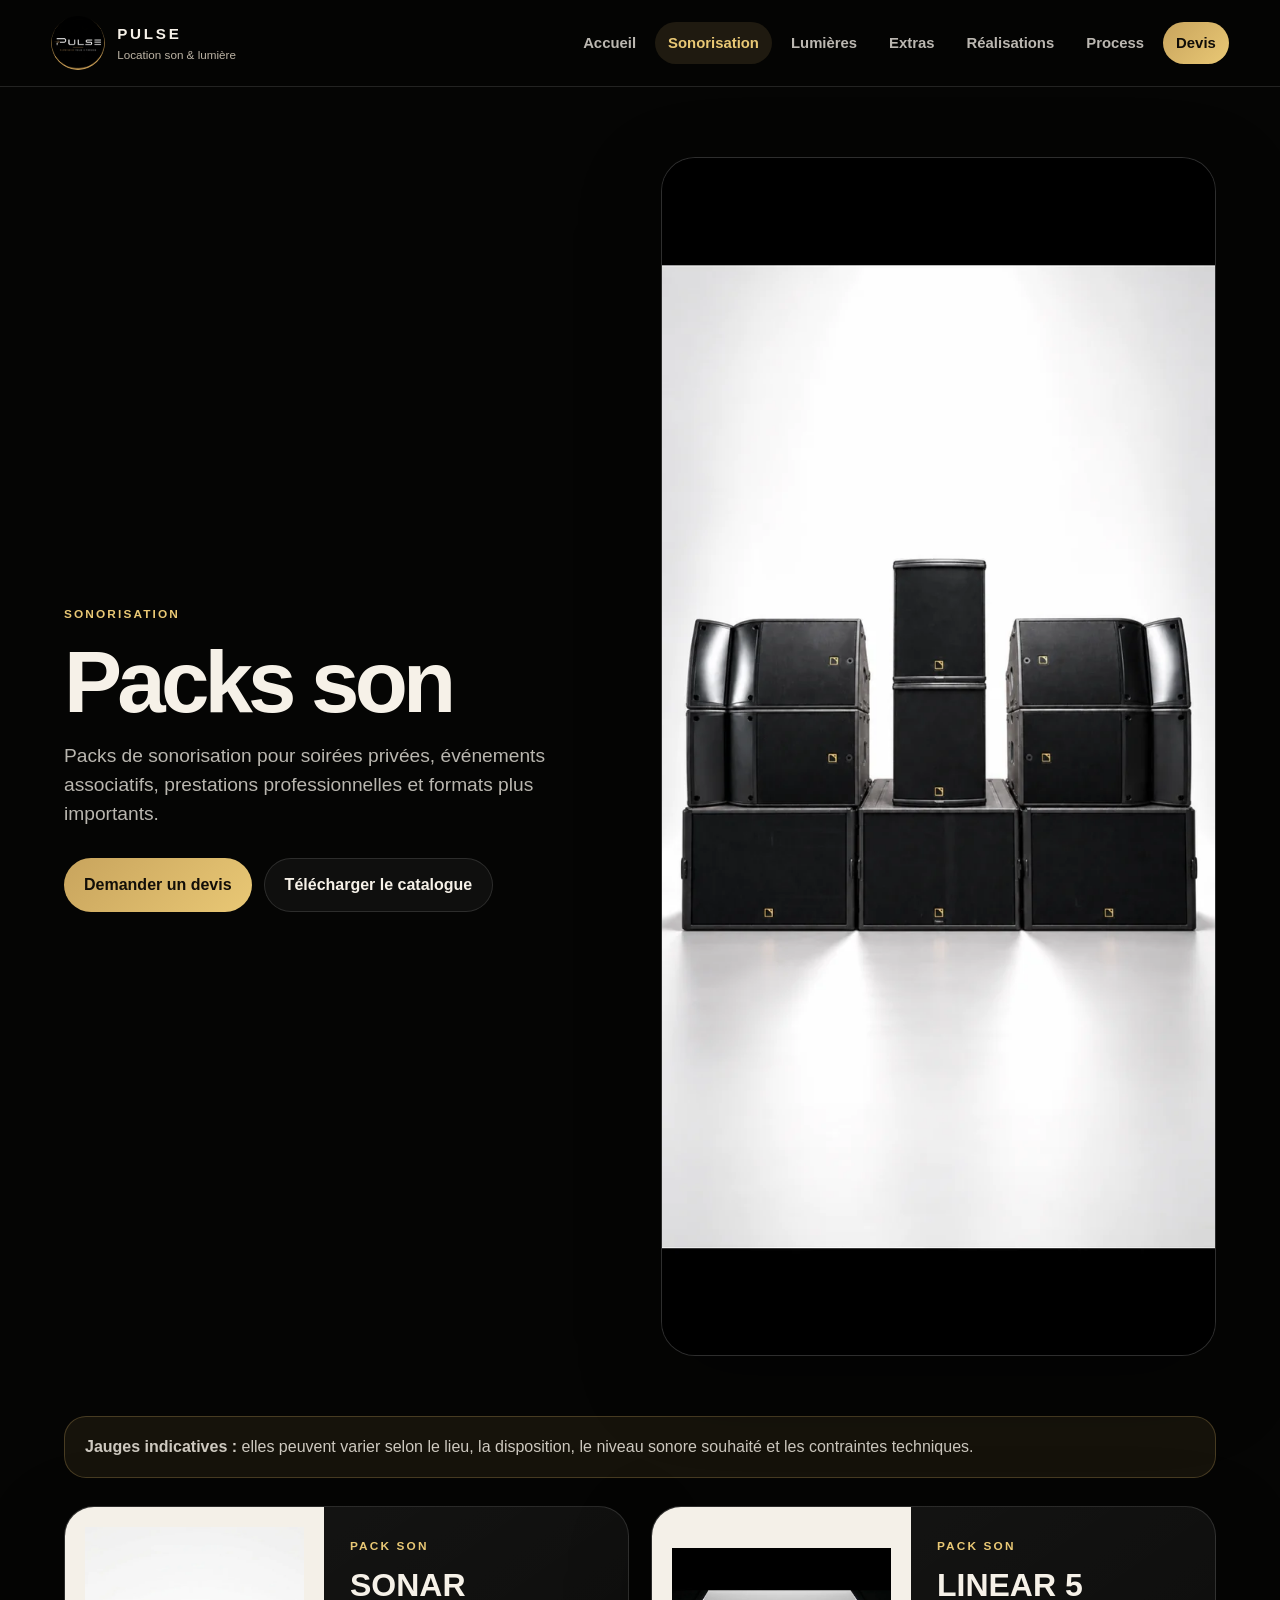
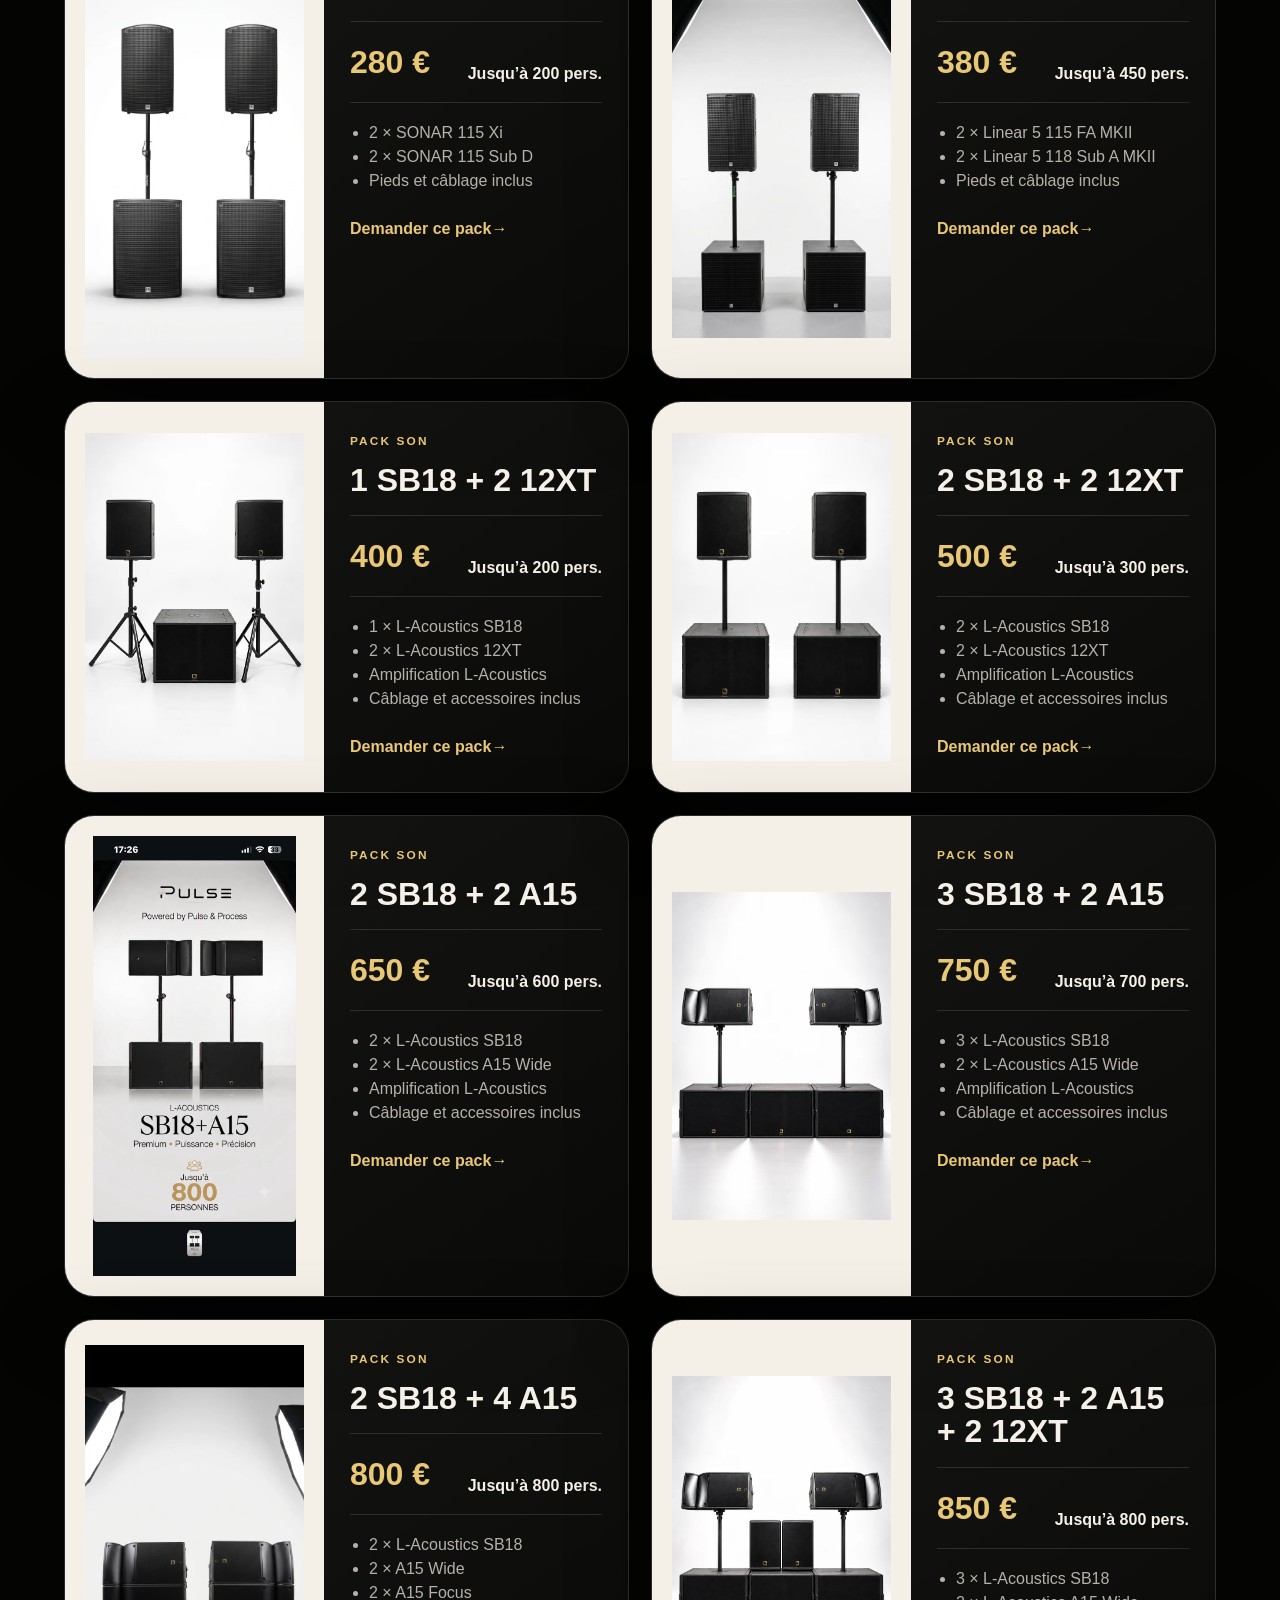
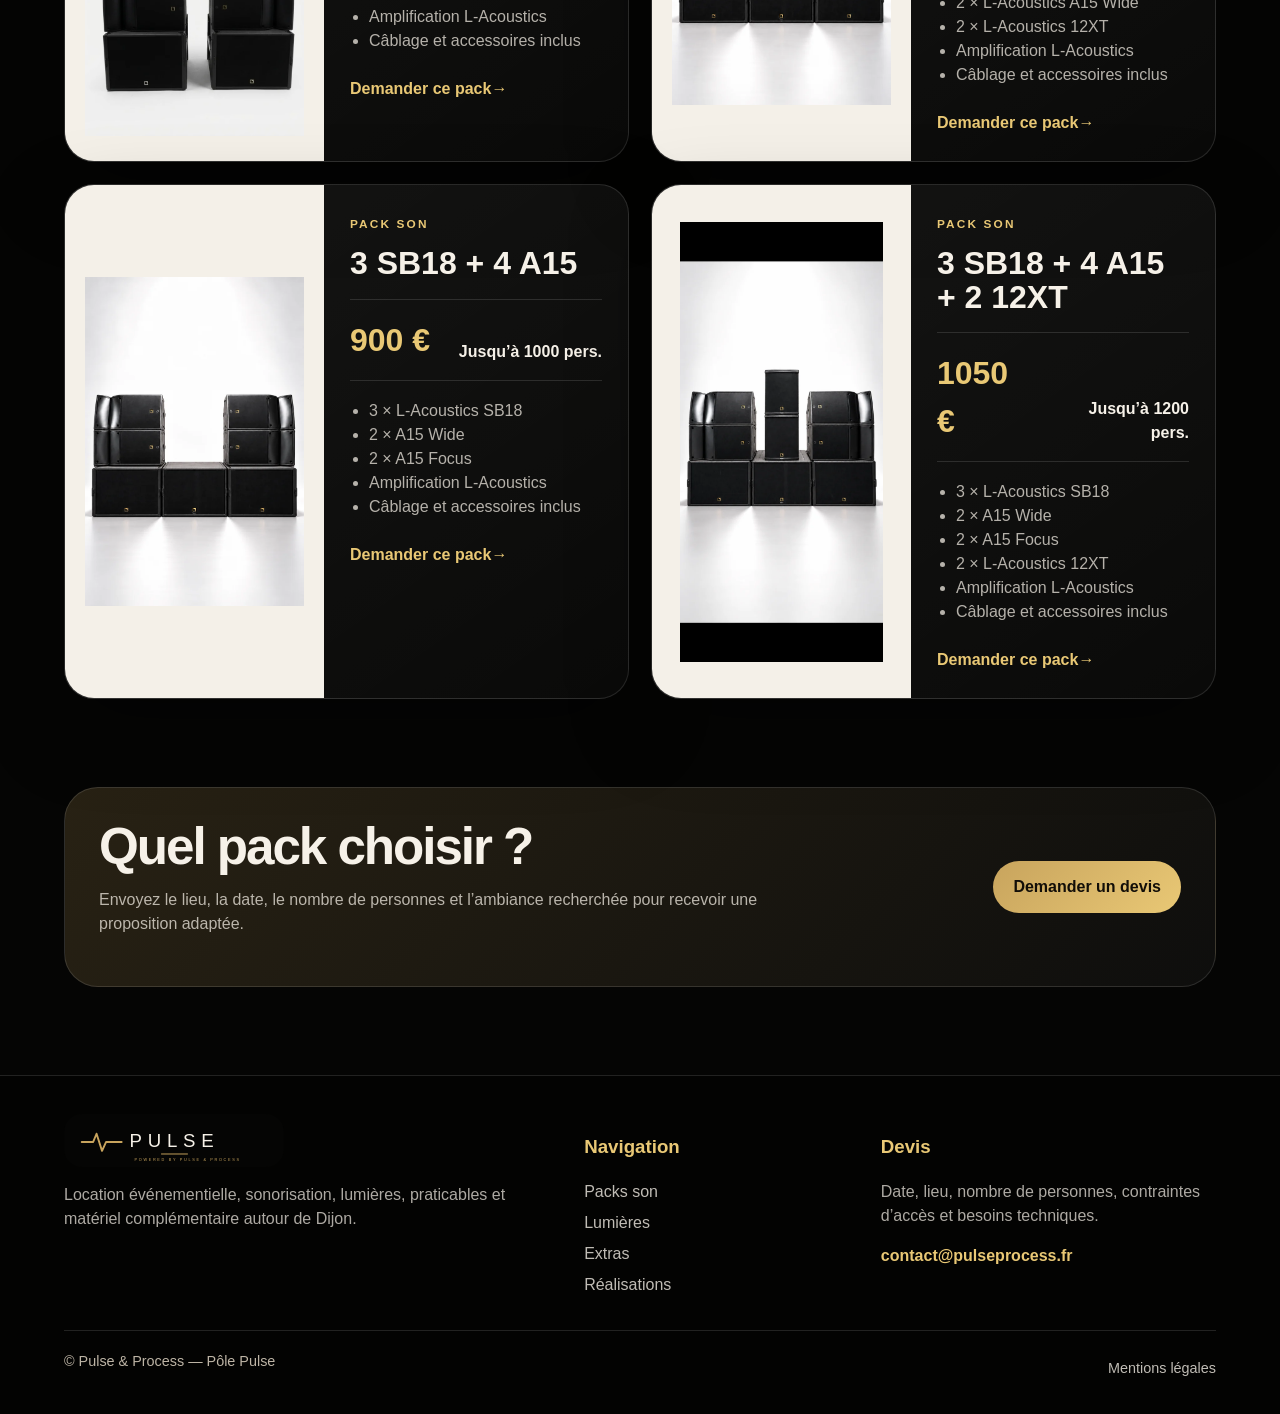
<file: sonorisation.html>
<!doctype html>
<html lang="fr"><head><meta charset="utf-8"><meta name="viewport" content="width=device-width, initial-scale=1"><title>Packs son — Pulse</title><meta name="description" content="Packs de sonorisation Pulse avec tarifs, jauges indicatives et compositions du catalogue."><link rel="icon" href="favicon.png"><link rel="stylesheet" href="styles.css"></head><body><header class="site-header"><a class="brand" href="index.html"><img src="pulse-logo-circle.png" alt="Logo Pulse"><span><strong>PULSE</strong><small>Location son & lumière</small></span></a><button class="menu-btn" type="button" aria-label="Menu" data-menu-button><span></span><span></span></button><nav class="main-nav" data-menu><a class="" href="index.html">Accueil</a><a class="active" href="sonorisation.html">Sonorisation</a><a class="" href="lumieres.html">Lumières</a><a class="" href="extras.html">Extras</a><a class="" href="realisations.html">Réalisations</a><a class="" href="process.html">Process</a><a class="" href="contact.html">Devis</a></nav></header><main><section class="page-hero"><div class="reveal"><span class="eyebrow">Sonorisation</span><h1>Packs son</h1><p>Packs de sonorisation pour soirées privées, événements associatifs, prestations professionnelles et formats plus importants.</p><div class="hero-actions"><a class="btn primary" href="contact.html">Demander un devis</a><a class="btn ghost" href="catalogue-pulse-2027.pdf" download>Télécharger le catalogue</a></div></div><img src="full_lacoustics.webp" alt="Système L-Acoustics"></section><section class="notice"><strong>Jauges indicatives :</strong> elles peuvent varier selon le lieu, la disposition, le niveau sonore souhaité et les contraintes techniques.</section><section class="pack-grid"><article class="pack-card reveal"><div class="pack-img"><img src="sonar.webp" alt="SONAR"></div><div class="pack-body"><span class="tag">Pack son</span><h3>SONAR</h3><div class="price-line"><strong>280 €</strong><span>Jusqu’à 200 pers.</span></div><ul><li>2 × SONAR 115 Xi</li><li>2 × SONAR 115 Sub D</li><li>Pieds et câblage inclus</li></ul><a href="contact.html?pack=SONAR" class="text-link">Demander ce pack</a></div></article><article class="pack-card reveal"><div class="pack-img"><img src="linear5.webp" alt="LINEAR 5"></div><div class="pack-body"><span class="tag">Pack son</span><h3>LINEAR 5</h3><div class="price-line"><strong>380 €</strong><span>Jusqu’à 450 pers.</span></div><ul><li>2 × Linear 5 115 FA MKII</li><li>2 × Linear 5 118 Sub A MKII</li><li>Pieds et câblage inclus</li></ul><a href="contact.html?pack=LINEAR%205" class="text-link">Demander ce pack</a></div></article><article class="pack-card reveal"><div class="pack-img"><img src="sb18_12xt_1.webp" alt="1 SB18 + 2 12XT"></div><div class="pack-body"><span class="tag">Pack son</span><h3>1 SB18 + 2 12XT</h3><div class="price-line"><strong>400 €</strong><span>Jusqu’à 200 pers.</span></div><ul><li>1 × L-Acoustics SB18</li><li>2 × L-Acoustics 12XT</li><li>Amplification L-Acoustics</li><li>Câblage et accessoires inclus</li></ul><a href="contact.html?pack=1%20SB18%20+%202%2012XT" class="text-link">Demander ce pack</a></div></article><article class="pack-card reveal"><div class="pack-img"><img src="sb18_12xt_2.webp" alt="2 SB18 + 2 12XT"></div><div class="pack-body"><span class="tag">Pack son</span><h3>2 SB18 + 2 12XT</h3><div class="price-line"><strong>500 €</strong><span>Jusqu’à 300 pers.</span></div><ul><li>2 × L-Acoustics SB18</li><li>2 × L-Acoustics 12XT</li><li>Amplification L-Acoustics</li><li>Câblage et accessoires inclus</li></ul><a href="contact.html?pack=2%20SB18%20+%202%2012XT" class="text-link">Demander ce pack</a></div></article><article class="pack-card reveal"><div class="pack-img"><img src="sb18_a15_2.webp" alt="2 SB18 + 2 A15"></div><div class="pack-body"><span class="tag">Pack son</span><h3>2 SB18 + 2 A15</h3><div class="price-line"><strong>650 €</strong><span>Jusqu’à 600 pers.</span></div><ul><li>2 × L-Acoustics SB18</li><li>2 × L-Acoustics A15 Wide</li><li>Amplification L-Acoustics</li><li>Câblage et accessoires inclus</li></ul><a href="contact.html?pack=2%20SB18%20+%202%20A15" class="text-link">Demander ce pack</a></div></article><article class="pack-card reveal"><div class="pack-img"><img src="sb18_a15_3.webp" alt="3 SB18 + 2 A15"></div><div class="pack-body"><span class="tag">Pack son</span><h3>3 SB18 + 2 A15</h3><div class="price-line"><strong>750 €</strong><span>Jusqu’à 700 pers.</span></div><ul><li>3 × L-Acoustics SB18</li><li>2 × L-Acoustics A15 Wide</li><li>Amplification L-Acoustics</li><li>Câblage et accessoires inclus</li></ul><a href="contact.html?pack=3%20SB18%20+%202%20A15" class="text-link">Demander ce pack</a></div></article><article class="pack-card reveal"><div class="pack-img"><img src="sb18_a15_4_2subs.webp" alt="2 SB18 + 4 A15"></div><div class="pack-body"><span class="tag">Pack son</span><h3>2 SB18 + 4 A15</h3><div class="price-line"><strong>800 €</strong><span>Jusqu’à 800 pers.</span></div><ul><li>2 × L-Acoustics SB18</li><li>2 × A15 Wide</li><li>2 × A15 Focus</li><li>Amplification L-Acoustics</li><li>Câblage et accessoires inclus</li></ul><a href="contact.html?pack=2%20SB18%20+%204%20A15" class="text-link">Demander ce pack</a></div></article><article class="pack-card reveal"><div class="pack-img"><img src="sb18_a15_2_12xt.webp" alt="3 SB18 + 2 A15 + 2 12XT"></div><div class="pack-body"><span class="tag">Pack son</span><h3>3 SB18 + 2 A15 + 2 12XT</h3><div class="price-line"><strong>850 €</strong><span>Jusqu’à 800 pers.</span></div><ul><li>3 × L-Acoustics SB18</li><li>2 × L-Acoustics A15 Wide</li><li>2 × L-Acoustics 12XT</li><li>Amplification L-Acoustics</li><li>Câblage et accessoires inclus</li></ul><a href="contact.html?pack=3%20SB18%20+%202%20A15%20+%202%2012XT" class="text-link">Demander ce pack</a></div></article><article class="pack-card reveal"><div class="pack-img"><img src="sb18_a15_4_3subs.webp" alt="3 SB18 + 4 A15"></div><div class="pack-body"><span class="tag">Pack son</span><h3>3 SB18 + 4 A15</h3><div class="price-line"><strong>900 €</strong><span>Jusqu’à 1000 pers.</span></div><ul><li>3 × L-Acoustics SB18</li><li>2 × A15 Wide</li><li>2 × A15 Focus</li><li>Amplification L-Acoustics</li><li>Câblage et accessoires inclus</li></ul><a href="contact.html?pack=3%20SB18%20+%204%20A15" class="text-link">Demander ce pack</a></div></article><article class="pack-card reveal"><div class="pack-img"><img src="full_lacoustics.webp" alt="3 SB18 + 4 A15 + 2 12XT"></div><div class="pack-body"><span class="tag">Pack son</span><h3>3 SB18 + 4 A15 + 2 12XT</h3><div class="price-line"><strong>1050 €</strong><span>Jusqu’à 1200 pers.</span></div><ul><li>3 × L-Acoustics SB18</li><li>2 × A15 Wide</li><li>2 × A15 Focus</li><li>2 × L-Acoustics 12XT</li><li>Amplification L-Acoustics</li><li>Câblage et accessoires inclus</li></ul><a href="contact.html?pack=3%20SB18%20+%204%20A15%20+%202%2012XT" class="text-link">Demander ce pack</a></div></article></section><section class="cta-band reveal"><div><h2>Quel pack choisir ?</h2><p>Envoyez le lieu, la date, le nombre de personnes et l’ambiance recherchée pour recevoir une proposition adaptée.</p></div><a class="btn primary" href="contact.html">Demander un devis</a></section></main><footer class="site-footer"><div class="footer-grid"><div><img src="pulse-wordmark.svg" class="footer-logo" alt="PULSE"><p>Location événementielle, sonorisation, lumières, praticables et matériel complémentaire autour de Dijon.</p></div><div><h3>Navigation</h3><a href="sonorisation.html">Packs son</a><a href="lumieres.html">Lumières</a><a href="extras.html">Extras</a><a href="realisations.html">Réalisations</a></div><div><h3>Devis</h3><p>Date, lieu, nombre de personnes, contraintes d’accès et besoins techniques.</p><a class="footer-mail" href="mailto:contact@pulseprocess.fr">contact@pulseprocess.fr</a></div></div><div class="footer-bottom"><span>© Pulse & Process — Pôle Pulse</span><a href="mentions-legales.html">Mentions légales</a></div></footer><script src="script.js"></script></body></html>
</file>
<file: styles.css>
:root{--bg:#050504;--panel:#0e0d0b;--paper:#f6f1e8;--muted:#bdb4a5;--gold:#c8a45d;--gold2:#e9c875;--line:rgba(255,255,255,.12);--shadow:0 28px 80px rgba(0,0,0,.35)}*{box-sizing:border-box}html{scroll-behavior:smooth}body{margin:0;background:var(--bg);color:var(--paper);font-family:Inter,Arial,sans-serif;line-height:1.5}a{color:inherit;text-decoration:none}img,video{max-width:100%;display:block}.site-header{position:sticky;top:0;z-index:50;display:flex;align-items:center;justify-content:space-between;gap:24px;padding:16px clamp(18px,4vw,64px);background:rgba(5,5,4,.86);backdrop-filter:blur(18px);border-bottom:1px solid var(--line)}.brand{display:flex;align-items:center;gap:12px;min-width:max-content}.brand img{width:54px;height:54px;border-radius:50%;object-fit:cover}.brand strong{display:block;letter-spacing:.18em;font-size:.95rem}.brand small{display:block;color:var(--muted);font-size:.73rem}.main-nav{display:flex;align-items:center;gap:6px}.main-nav a{padding:10px 13px;border-radius:999px;color:rgba(246,241,232,.76);font-size:.93rem;font-weight:750}.main-nav a:hover,.main-nav a.active{background:rgba(200,164,93,.14);color:var(--gold2)}.main-nav a:last-child{background:linear-gradient(135deg,var(--gold),var(--gold2));color:#100d08}.menu-btn{display:none;background:none;border:0;width:44px;height:44px}.menu-btn span{display:block;height:2px;background:var(--paper);margin:8px;border-radius:2px}.hero,.page-hero{display:grid;grid-template-columns:1fr 1fr;gap:42px;align-items:center;padding:70px clamp(18px,5vw,82px) 60px}.hero-copy h1,.section-title h2,.page-hero h1,.soon h1{font-size:clamp(3rem,6.8vw,7.2rem);line-height:.94;letter-spacing:-.055em;margin:16px 0 18px}.hero-copy p,.page-hero p,.section-title p{font-size:clamp(1.02rem,1.5vw,1.25rem);color:rgba(246,241,232,.75);max-width:780px}.eyebrow,.tag{display:inline-flex;color:var(--gold2);font-weight:900;text-transform:uppercase;letter-spacing:.18em;font-size:.74rem}.hero-actions{display:flex;gap:12px;flex-wrap:wrap;margin-top:30px}.btn{display:inline-flex;align-items:center;justify-content:center;min-height:48px;border-radius:999px;padding:14px 20px;font-weight:900;border:1px solid var(--line);transition:.2s}.btn.primary{background:linear-gradient(135deg,var(--gold),var(--gold2));color:#120e08;border:0}.btn.ghost{background:rgba(255,255,255,.045);color:var(--paper)}.btn:hover{transform:translateY(-2px)}.trust{display:flex;gap:10px;flex-wrap:wrap;margin-top:32px}.trust span{border:1px solid var(--line);border-radius:999px;background:rgba(255,255,255,.04);padding:8px 12px;color:rgba(246,241,232,.74);font-size:.86rem}.hero-media,.page-hero img{position:relative;border:1px solid var(--line);border-radius:34px;overflow:hidden;box-shadow:var(--shadow);min-height:560px;background:#111}.hero-media img,.hero-media video,.page-hero img{width:100%;height:100%;min-height:560px;object-fit:cover}.hero-badge{position:absolute;left:18px;right:18px;bottom:18px;display:flex;justify-content:space-between;gap:16px;align-items:end;background:rgba(5,5,4,.76);backdrop-filter:blur(14px);border:1px solid var(--line);border-radius:24px;padding:18px}.hero-badge strong{font-size:1.2rem;color:var(--gold2)}.hero-badge span{color:var(--muted);font-size:.9rem;text-align:right}.section{padding:82px clamp(18px,5vw,82px)}.section-title{max-width:1050px;margin-bottom:34px}.cards-3{display:grid;grid-template-columns:repeat(3,1fr);gap:18px}.service-card{border:1px solid var(--line);background:linear-gradient(145deg,rgba(255,255,255,.075),rgba(255,255,255,.025));border-radius:30px;overflow:hidden;box-shadow:var(--shadow)}.service-card img{width:100%;height:310px;object-fit:cover}.service-card div{padding:24px}.service-card h3{font-size:1.65rem;margin:8px 0}.service-card p{color:rgba(246,241,232,.72)}.split{display:grid;grid-template-columns:1.05fr .95fr;gap:28px;align-items:center}.split-media{border:1px solid var(--line);border-radius:34px;overflow:hidden;box-shadow:var(--shadow);background:#111}.split-media img{width:100%;height:520px;object-fit:cover}.kpis{display:grid;grid-template-columns:repeat(4,1fr);gap:14px;margin-top:28px}.kpis div{border:1px solid var(--line);border-radius:22px;background:rgba(255,255,255,.045);padding:18px}.kpis strong{display:block;color:var(--gold2);font-size:1.4rem}.kpis span{color:var(--muted);font-size:.9rem}.notice{margin:0 clamp(18px,5vw,82px) 28px;border:1px solid rgba(200,164,93,.28);background:rgba(200,164,93,.09);border-radius:22px;padding:18px 20px;color:rgba(246,241,232,.82)}.pack-grid{display:grid;grid-template-columns:repeat(2,1fr);gap:22px;padding:0 clamp(18px,5vw,82px) 88px}.pack-card{display:grid;grid-template-columns:.92fr 1.08fr;border:1px solid var(--line);border-radius:30px;overflow:hidden;background:linear-gradient(145deg,rgba(255,255,255,.07),rgba(255,255,255,.025));box-shadow:var(--shadow)}.pack-img{display:flex;align-items:center;justify-content:center;background:#f4f0e8;padding:20px;min-height:390px}.pack-img img{width:100%;height:100%;max-height:440px;object-fit:contain}.pack-body{padding:26px}.pack-body h3{font-size:clamp(1.55rem,2.5vw,2.4rem);line-height:1.05;margin:12px 0}.price-line{display:flex;align-items:end;justify-content:space-between;gap:18px;border-top:1px solid var(--line);border-bottom:1px solid var(--line);padding:16px 0;margin:18px 0}.price-line strong{font-size:2rem;color:var(--gold2)}.price-line span{font-weight:800;color:var(--paper);text-align:right}.pack-body ul{padding-left:19px;color:rgba(246,241,232,.72)}.text-link{display:inline-flex;margin-top:8px;font-weight:900;color:var(--gold2)}.text-link:after{content:' →'}.mini-grid,.gallery-grid,.video-grid{display:grid;grid-template-columns:repeat(3,1fr);gap:18px}.mini-card,.gallery-card,.video-card{border:1px solid var(--line);border-radius:28px;overflow:hidden;background:rgba(255,255,255,.045);box-shadow:var(--shadow)}.mini-img{background:#f4f0e8;height:310px;display:flex;align-items:center;justify-content:center;padding:16px}.mini-img img{max-height:100%;object-fit:contain}.mini-card div:not(.mini-img){padding:22px}.mini-card h3{font-size:1.55rem;margin:8px 0}.mini-price{font-size:1.5rem;color:var(--gold2);font-weight:900;margin:0}.gallery-card,.video-card{position:relative;aspect-ratio:4/5;background:#111}.gallery-card img,.video-card video{width:100%;height:100%;object-fit:cover}.gallery-card figcaption,.video-card figcaption{position:absolute;left:14px;bottom:14px;background:rgba(5,5,4,.78);backdrop-filter:blur(12px);border:1px solid var(--line);border-radius:999px;padding:8px 12px;color:var(--gold2);font-weight:900}.cta-band{margin:0 clamp(18px,5vw,82px) 88px;border:1px solid var(--line);border-radius:34px;padding:34px;background:linear-gradient(135deg,rgba(200,164,93,.18),rgba(255,255,255,.04));display:flex;justify-content:space-between;gap:24px;align-items:center}.cta-band h2{font-size:clamp(2rem,4vw,4.5rem);line-height:.98;letter-spacing:-.04em;margin:0}.cta-band p{color:rgba(246,241,232,.72);max-width:720px}.contact-layout{display:grid;grid-template-columns:1fr 380px;gap:28px;padding:0 clamp(18px,5vw,82px) 88px}.contact-form,.contact-box,.legal,.soon{border:1px solid var(--line);border-radius:30px;background:rgba(255,255,255,.052);box-shadow:var(--shadow);padding:28px}.contact-form{display:grid;gap:16px}.contact-form label{display:grid;gap:8px;font-weight:800;color:rgba(246,241,232,.82)}.contact-form input,.contact-form select,.contact-form textarea{width:100%;border:1px solid rgba(255,255,255,.14);border-radius:16px;background:rgba(0,0,0,.22);color:var(--paper);padding:14px 15px;font:inherit;outline:0}.contact-form input:focus,.contact-form textarea:focus,.contact-form select:focus{border-color:var(--gold)}.form-row{display:grid;grid-template-columns:1fr 1fr;gap:16px}.small{color:var(--muted);font-size:.9rem}.contact-box img{width:112px;border-radius:50%;margin-bottom:18px}.contact-box p{color:rgba(246,241,232,.72)}.soon-wrap{min-height:72vh;display:grid;place-items:center;padding:70px 18px}.soon{max-width:820px;text-align:center}.legal{margin:0 clamp(18px,5vw,82px) 88px}.site-footer{border-top:1px solid var(--line);background:#030302;padding:38px clamp(18px,5vw,82px) 28px}.footer-grid{display:grid;grid-template-columns:1.3fr .7fr .9fr;gap:36px}.footer-logo{width:220px;max-width:100%;border-radius:18px}.site-footer p{color:rgba(246,241,232,.7)}.site-footer h3{color:var(--gold2)}.site-footer a{display:block;color:rgba(246,241,232,.78);margin:7px 0}.footer-mail{color:var(--gold2)!important;font-weight:900}.footer-bottom{border-top:1px solid var(--line);margin-top:26px;padding-top:20px;display:flex;justify-content:space-between;color:var(--muted);font-size:.9rem}.reveal{opacity:0;transform:translateY(16px);animation:reveal .7s ease forwards}.delay{animation-delay:.12s}@keyframes reveal{to{opacity:1;transform:none}}@media(max-width:1080px){.hero,.page-hero,.split,.contact-layout{grid-template-columns:1fr}.cards-3,.mini-grid,.gallery-grid,.video-grid{grid-template-columns:repeat(2,1fr)}.pack-grid{grid-template-columns:1fr}.hero-media,.hero-media img,.hero-media video,.page-hero img{min-height:460px}.footer-grid{grid-template-columns:1fr 1fr}.kpis{grid-template-columns:repeat(2,1fr)}}@media(max-width:720px){.site-header{padding:12px 16px}.brand img{width:48px;height:48px}.brand span{display:none}.menu-btn{display:block}.main-nav{position:fixed;top:74px;left:12px;right:12px;display:grid;gap:4px;background:rgba(5,5,4,.98);border:1px solid var(--line);border-radius:24px;padding:14px;opacity:0;transform:translateY(-8px);pointer-events:none;transition:.2s}.main-nav.open{opacity:1;transform:none;pointer-events:auto}.main-nav a{padding:12px}.hero,.page-hero,.section{padding-left:16px;padding-right:16px}.hero-copy h1,.page-hero h1,.section-title h2,.soon h1{font-size:3.05rem}.hero-media,.hero-media img,.hero-media video{min-height:420px}.hero-badge{display:grid}.hero-badge span{text-align:left}.cards-3,.mini-grid,.gallery-grid,.video-grid{grid-template-columns:1fr}.pack-grid{padding-left:16px;padding-right:16px}.pack-card{grid-template-columns:1fr}.pack-img{min-height:320px}.price-line{display:grid}.price-line span{text-align:left}.split-media img{height:360px}.kpis{grid-template-columns:1fr}.cta-band{margin-left:16px;margin-right:16px;display:grid}.form-row{grid-template-columns:1fr}.footer-grid{grid-template-columns:1fr}.footer-bottom{display:grid;gap:10px}.page-hero img{height:360px}.gallery-card,.video-card{aspect-ratio:1/1.15}}
</file>
